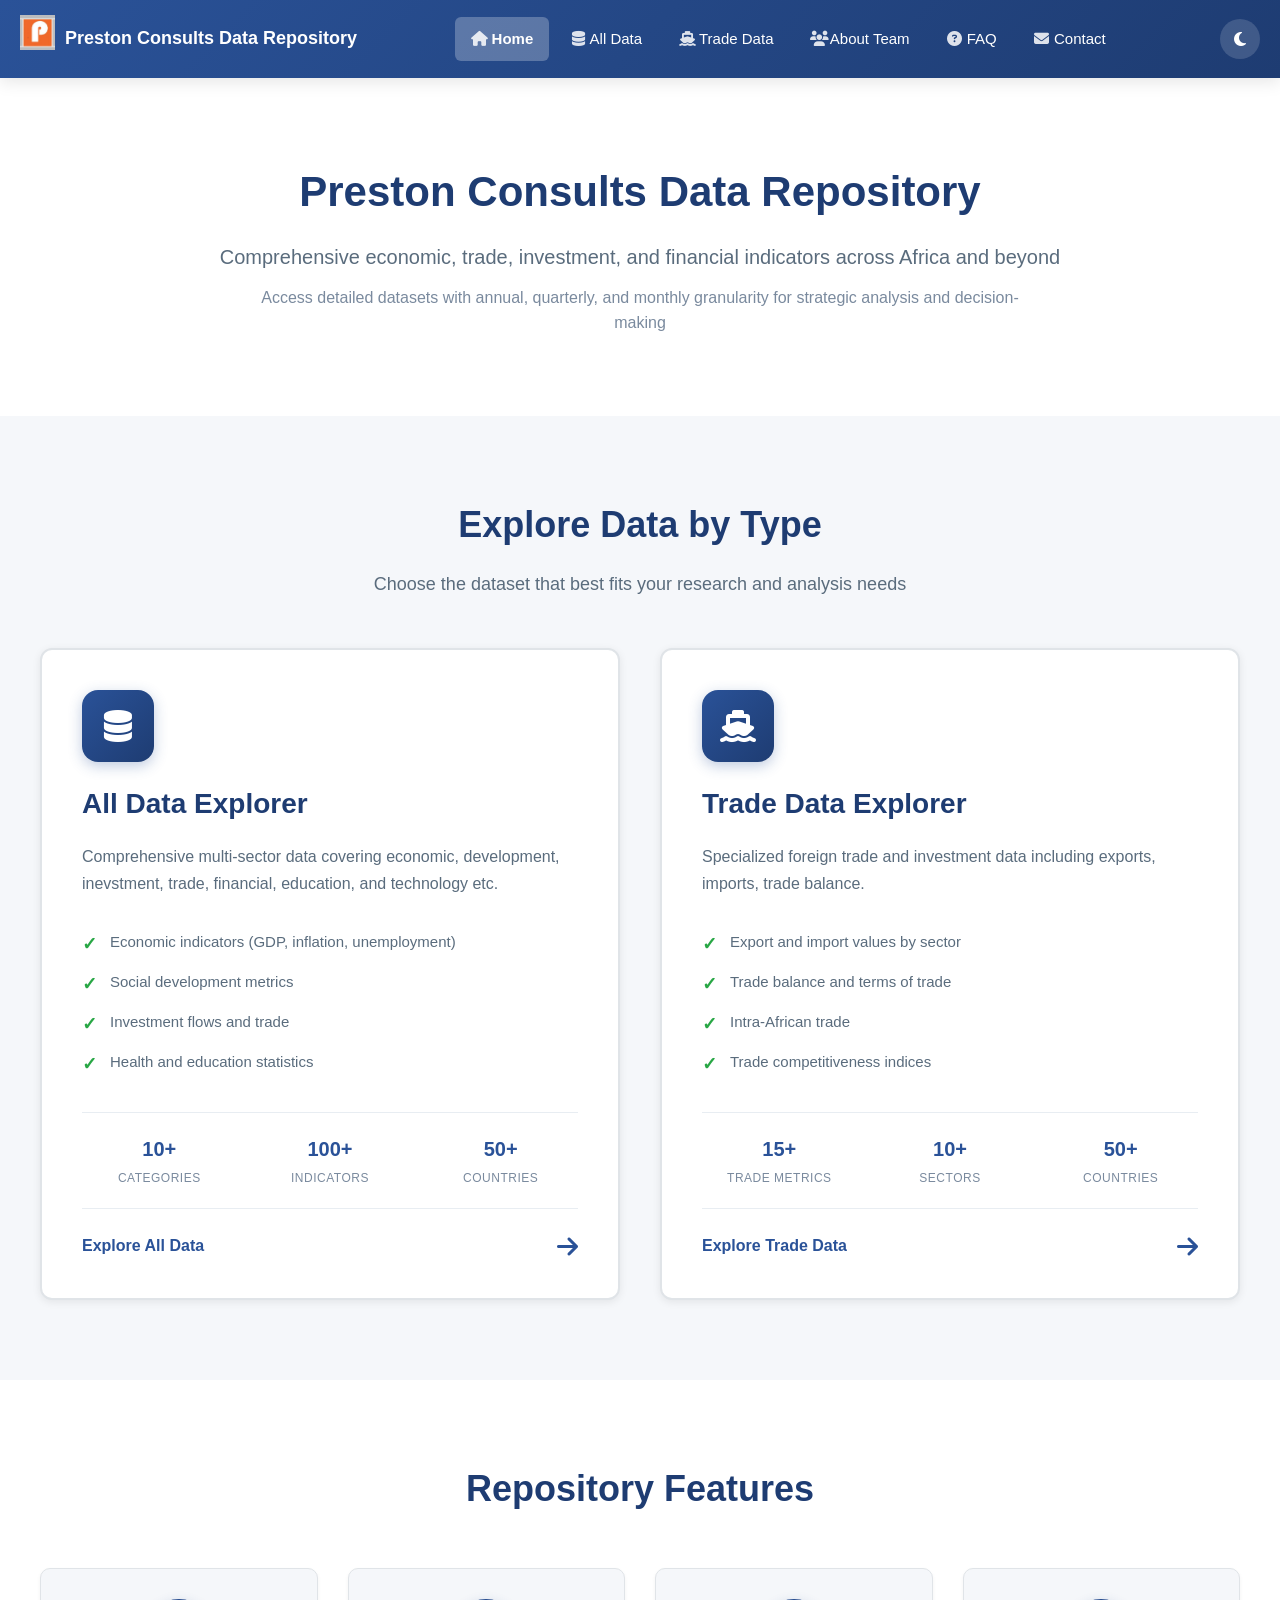
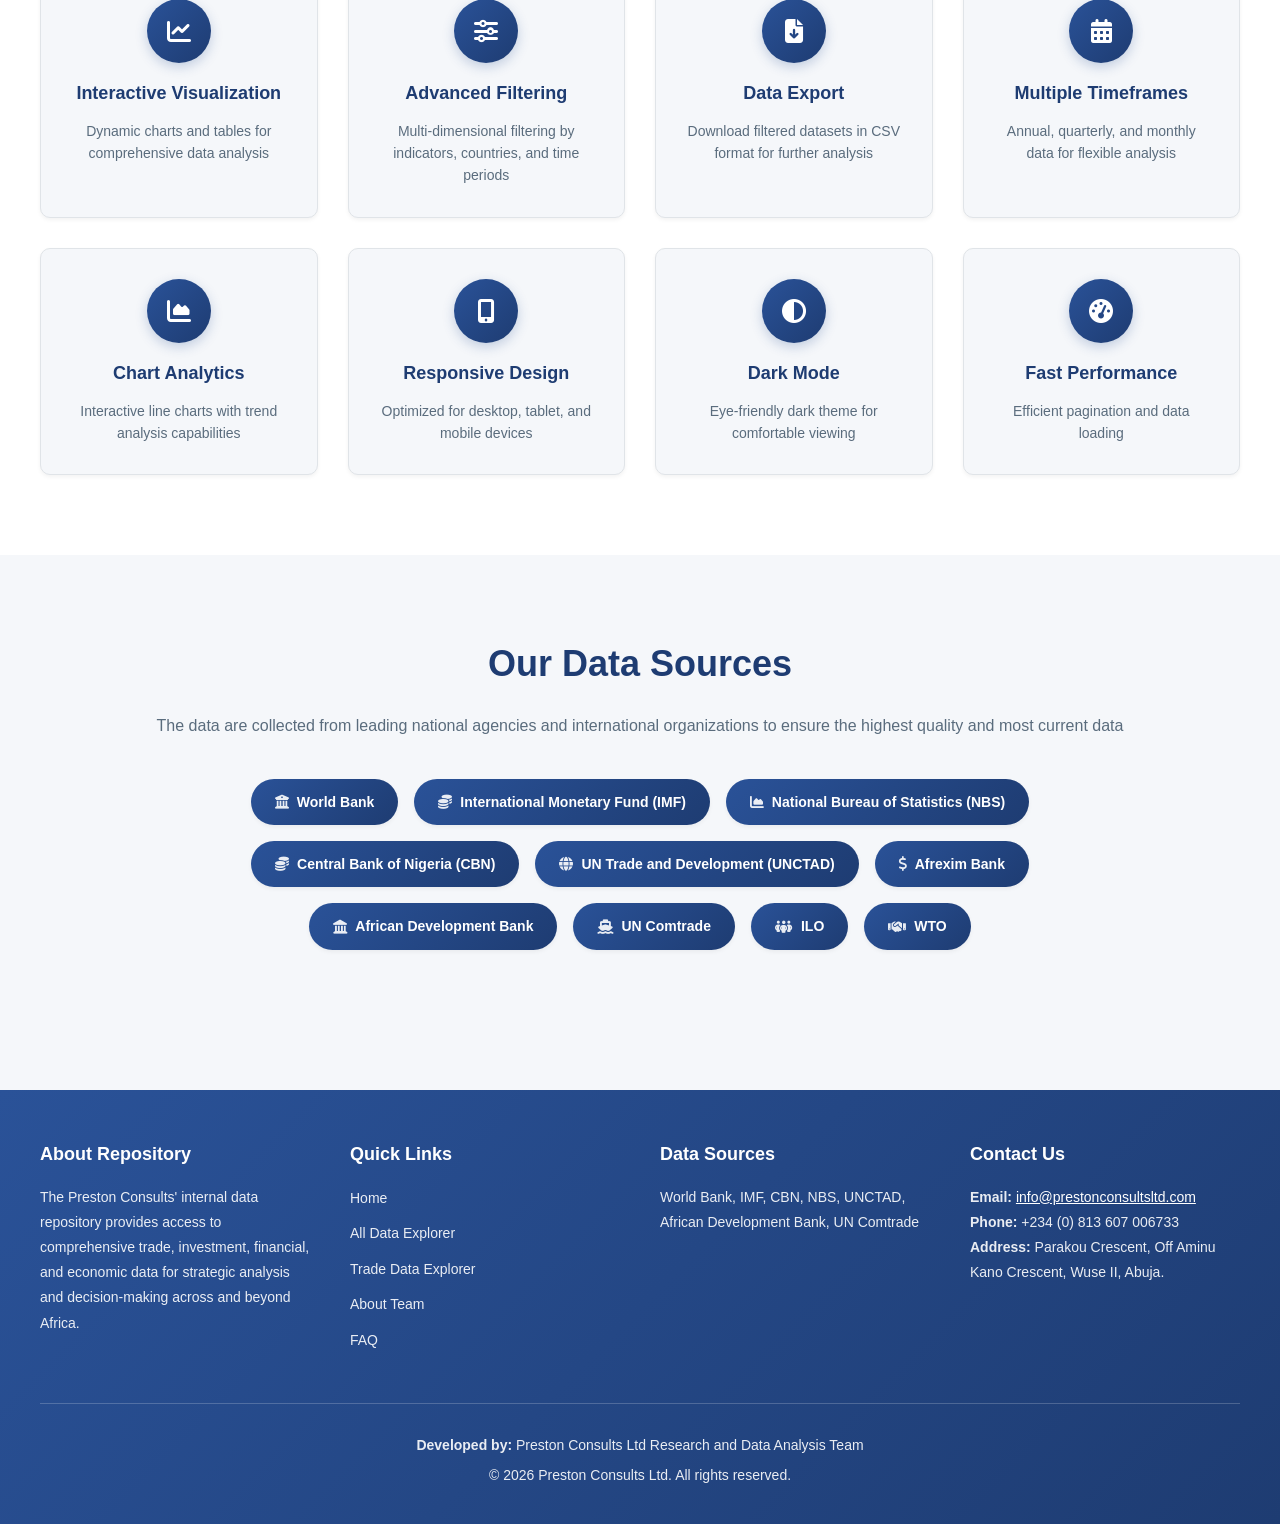
<file: index.html>
<!DOCTYPE html>
<html lang="en" data-theme="light">
<head>
  <meta charset="UTF-8">
  <meta name="viewport" content="width=device-width, initial-scale=1.0">
  <title>Preston Consults Data Repository - Preston Consults</title>
  <link rel="stylesheet" href="styles.css">
  <link rel="icon" type="image/x-icon" href="image/favicon.ico">
  <link rel="stylesheet" href="https://cdnjs.cloudflare.com/ajax/libs/font-awesome/6.5.0/css/all.min.css">
</head>
<body>
  
  <!-- Header -->
  <header class="main-header" id="mainHeader">
    <div class="header-container">
      <div class="header-left">
        <a href="index.html" class="logo-link">
          <div class="logo">
            <span class="logo-icon"><img src="image/favicon.jpeg" alt="logo" width="35" height="35"></span>
            <span class="logo-text-full">Preston Consults Data Repository</span>
            <span class="logo-text-short">Data Repository</span>
          </div>
        </a>
      </div>
      
      <nav class="header-nav" id="headerNav">
        <a href="index.html" class="nav-link active"><i class="fa-solid fa-house"></i> Home</a>
        <a href="all-data.html" class="nav-link"><i class="fa-solid fa-database"></i> All Data</a>
        <a href="trade-data.html" class="nav-link"><i class="fa-solid fa-ship"></i> Trade Data</a>
        <a href="about.html" class="nav-link"><i class="fa-solid fa-users"></i>   About Team</a>
        <a href="faq.html" class="nav-link"><i class="fa-solid fa-circle-question"></i> FAQ</a>
        <a href="#contact" class="nav-link"><i class="fa-solid fa-envelope"></i> Contact</a>
      </nav>
      
      <div class="header-right">
        <button class="theme-toggle" id="themeToggle" aria-label="Toggle dark mode">
          <i class="fa-solid fa-sun theme-icon sun"></i>
          <i class="fa-solid fa-moon theme-icon moon"></i>
        <!-- Old toggle with image          
<span class="theme-icon sun"><img src="image/sun-white.png" width="25" height="25"></span>
          <span class="theme-icon moon"><img src="image/moon-white.png" width="30" height="30"></span>
          -->          
        </button>
        <button class="hamburger-menu" id="hamburgerMenu" aria-label="Toggle menu">
          <span></span>
          <span></span>
          <span></span>
        </button>
      </div>
    </div>
  </header>

  <!-- Mobile Overlay -->
  <div class="nav-overlay" id="navOverlay"></div>

  <!-- Hero Section -->
  <section class="hero-section">
    <div class="container">
      <h1>Preston Consults Data Repository</h1>
      <p class="hero-subtitle">Comprehensive economic, trade, investment, and financial indicators across Africa and beyond</p>
      <p class="hero-description">Access detailed datasets with annual, quarterly, and monthly granularity for strategic analysis and decision-making</p>
    </div>
  </section>

  <!-- Explore Data by Type -->
  <section class="explore-section">
    <div class="container">
      <h2>Explore Data by Type</h2>
      <p class="section-subtitle">Choose the dataset that best fits your research and analysis needs</p>
      
      <div class="explore-grid">
        
        <!-- All Data Card -->
        <a href="all-data.html" class="explore-card">
          <div class="card-icon"><i class="fa-solid fa-database"></i></div>
          <h3>All Data Explorer</h3>
          <p class="card-description">Comprehensive multi-sector data covering economic, development, inevstment, trade, financial, education, and technology etc. </p>
          <ul class="card-features">
            <li>Economic indicators (GDP, inflation, unemployment)</li>
            <li>Social development metrics</li>
            <li>Investment flows and trade</li>
            <li>Health and education statistics</li>
            
          </ul>
          <div class="card-stats">
            <div class="stat">
              <span class="stat-number">10+</span>
              <span class="stat-label">Categories</span>
            </div>
            <div class="stat">
              <span class="stat-number">100+</span>
              <span class="stat-label">Indicators</span>
            </div>
            <div class="stat">
              <span class="stat-number">50+</span>
              <span class="stat-label">Countries</span>
            </div>
          </div>
          <div class="card-action">
            <span>Explore All Data</span>
            <i class="fa-solid fa-arrow-right arrow"></i>
          </div>
        </a>

        <!-- Trade Data Card -->
        <a href="trade-data.html" class="explore-card">
          <div class="card-icon"><i class="fa-solid fa-ship"></i></div>
          <h3>Trade Data Explorer</h3>
          <p class="card-description">Specialized foreign trade and investment data including exports, imports, trade balance.</p>
          <ul class="card-features">
            <li>Export and import values by sector</li>
            <li>Trade balance and terms of trade</li>
            <li>Intra-African trade</li>
            <li>Trade competitiveness indices</li>
          </ul>
          <div class="card-stats">
            <div class="stat">
              <span class="stat-number">15+</span>
              <span class="stat-label">Trade Metrics</span>
            </div>
            <div class="stat">
              <span class="stat-number">10+</span>
              <span class="stat-label">Sectors</span>
            </div>
            <div class="stat">
              <span class="stat-number">50+</span>
              <span class="stat-label">Countries</span>
            </div>
          </div>
          <div class="card-action">
            <span>Explore Trade Data</span>
            <i class="fa-solid fa-arrow-right arrow"></i>
          </div>
        </a>

      </div>
    </div>
  </section>

  <!-- Repository Features -->
  <section class="features-section">
    <div class="container">
      <h2>Repository Features</h2>
      <div class="features-grid">
        <div class="feature-item">
          <div class="feature-icon"><i class="fa-solid fa-chart-line"></i></div>
          <h4>Interactive Visualization</h4>
          <p>Dynamic charts and tables for comprehensive data analysis</p>
        </div>
        <div class="feature-item">
          <div class="feature-icon"><i class="fa-solid fa-sliders"></i></div>
          <h4>Advanced Filtering</h4>
          <p>Multi-dimensional filtering by indicators, countries, and time periods</p>
        </div>
        <div class="feature-item">
          <div class="feature-icon"><i class="fa-solid fa-file-arrow-down"></i></div>
          <h4>Data Export</h4>
          <p>Download filtered datasets in CSV format for further analysis</p>
        </div>
        <div class="feature-item">
          <div class="feature-icon"><i class="fa-solid fa-calendar-days"></i></div>
          <h4>Multiple Timeframes</h4>
          <p>Annual, quarterly, and monthly data for flexible analysis</p>
        </div>
        <div class="feature-item">
          <div class="feature-icon"><i class="fa-solid fa-chart-area"></i></div>
          <h4>Chart Analytics</h4>
          <p>Interactive line charts with trend analysis capabilities</p>
        </div>
        <div class="feature-item">
          <div class="feature-icon"><i class="fa-solid fa-mobile-screen-button"></i></div>
          <h4>Responsive Design</h4>
          <p>Optimized for desktop, tablet, and mobile devices</p>
        </div>
        <div class="feature-item">
          <div class="feature-icon"><i class="fa-solid fa-circle-half-stroke"></i></div>
          <h4>Dark Mode</h4>
          <p>Eye-friendly dark theme for comfortable viewing</p>
        </div>
        <div class="feature-item">
          <div class="feature-icon"><i class="fa-solid fa-gauge-high"></i></div>
          <h4>Fast Performance</h4>
          <p>Efficient pagination and data loading</p>
        </div>
      </div>
    </div>
  </section>

  <!-- Data Sources -->
  <section class="sources-section">
    <div class="container">
      <h2>Our Data Sources</h2>
      <p class="sources-intro">The data are collected from leading national agencies and international organizations to ensure the highest quality and most current data</p>
      <div class="sources-grid">
        <div class="source-badge"><i class="fa-solid fa-building-columns"></i>World Bank</div>
        <div class="source-badge"><i class="fa-solid fa-coins"></i>International Monetary Fund (IMF)</div>
        <div class="source-badge"><i class="fa-solid fa-chart-area"></i>National Bureau of Statistics (NBS)</div>
        <div class="source-badge"><i class="fa-solid fa-coins"></i>Central Bank of Nigeria (CBN)</div>
        <div class="source-badge"><i class="fa-solid fa-globe"></i>UN Trade and Development (UNCTAD)</div>
        <div class="source-badge"><i class="fa-solid fa-dollar"></i>Afrexim Bank</div>
        <div class="source-badge"><i class="fa-solid fa-landmark"></i>African Development Bank</div>
        <div class="source-badge"><i class="fa-solid fa-ship"></i>UN Comtrade</div>
      <div class="source-badge"><i class="fa-solid fa-people-group"></i> ILO</div>
        <div class="source-badge"><i class="fa-solid fa-handshake"></i> WTO</div>
       <!--
        <div class="source-badge"><i class="fa-solid fa-wifi"></i> ITU</div>
        <div class="source-badge"><i class="fa-solid fa-heart-pulse"></i> WHO</div>
        <div class="source-badge"><i class="fa-solid fa-graduation-cap"></i> UNESCO</div>
        -->
      </div>
    </div>
  </section>

  <!-- Footer -->
  <footer class="main-footer" id="contact">
    <div class="container">
      <div class="footer-grid">
        
        <div class="footer-section">
          <h4>About Repository</h4>
          <p>The Preston Consults' internal data repository provides access to comprehensive trade, investment, financial, and economic data for strategic analysis and decision-making across and beyond Africa.</p>
        </div>
        
        <div class="footer-section">
          <h4>Quick Links</h4>
          <ul class="footer-links">
            <li><a href="index.html">Home</a></li>
            <li><a href="all-data.html">All Data Explorer</a></li>
            <li><a href="trade-data.html">Trade Data Explorer</a></li>
            <li><a href="about.html">About Team</a></li>
            <li><a href="faq.html">FAQ</a></li>
          </ul>
        </div>
        
        <div class="footer-section">
          <h4>Data Sources</h4>
          <p>World Bank, IMF, CBN, NBS, UNCTAD, African Development Bank, UN Comtrade</p>
        </div>
        
        <div class="footer-section">
          <h4>Contact Us</h4>
          <p><strong>Email:</strong> <a href="mailto:info@prestonconsultsltd.com" style="color: white;">info@prestonconsultsltd.com</a></p>
          <p><strong>Phone:</strong> +234 (0) 813 607 006733</p>
          <p><strong>Address:</strong> Parakou Crescent, Off Aminu Kano Crescent, Wuse II, Abuja.</p>
        </div>
        
      </div>
      
      <div class="footer-bottom">
        <p><strong>Developed by:</strong> Preston Consults Ltd Research and Data Analysis Team</p>
        <p class="copyright">© 2026 Preston Consults Ltd. All rights reserved.</p>
      </div>
    </div>
  </footer>

  <script src="theme.js"></script>
  <script src="navigation.js"></script>
</body>
</html>
</file>
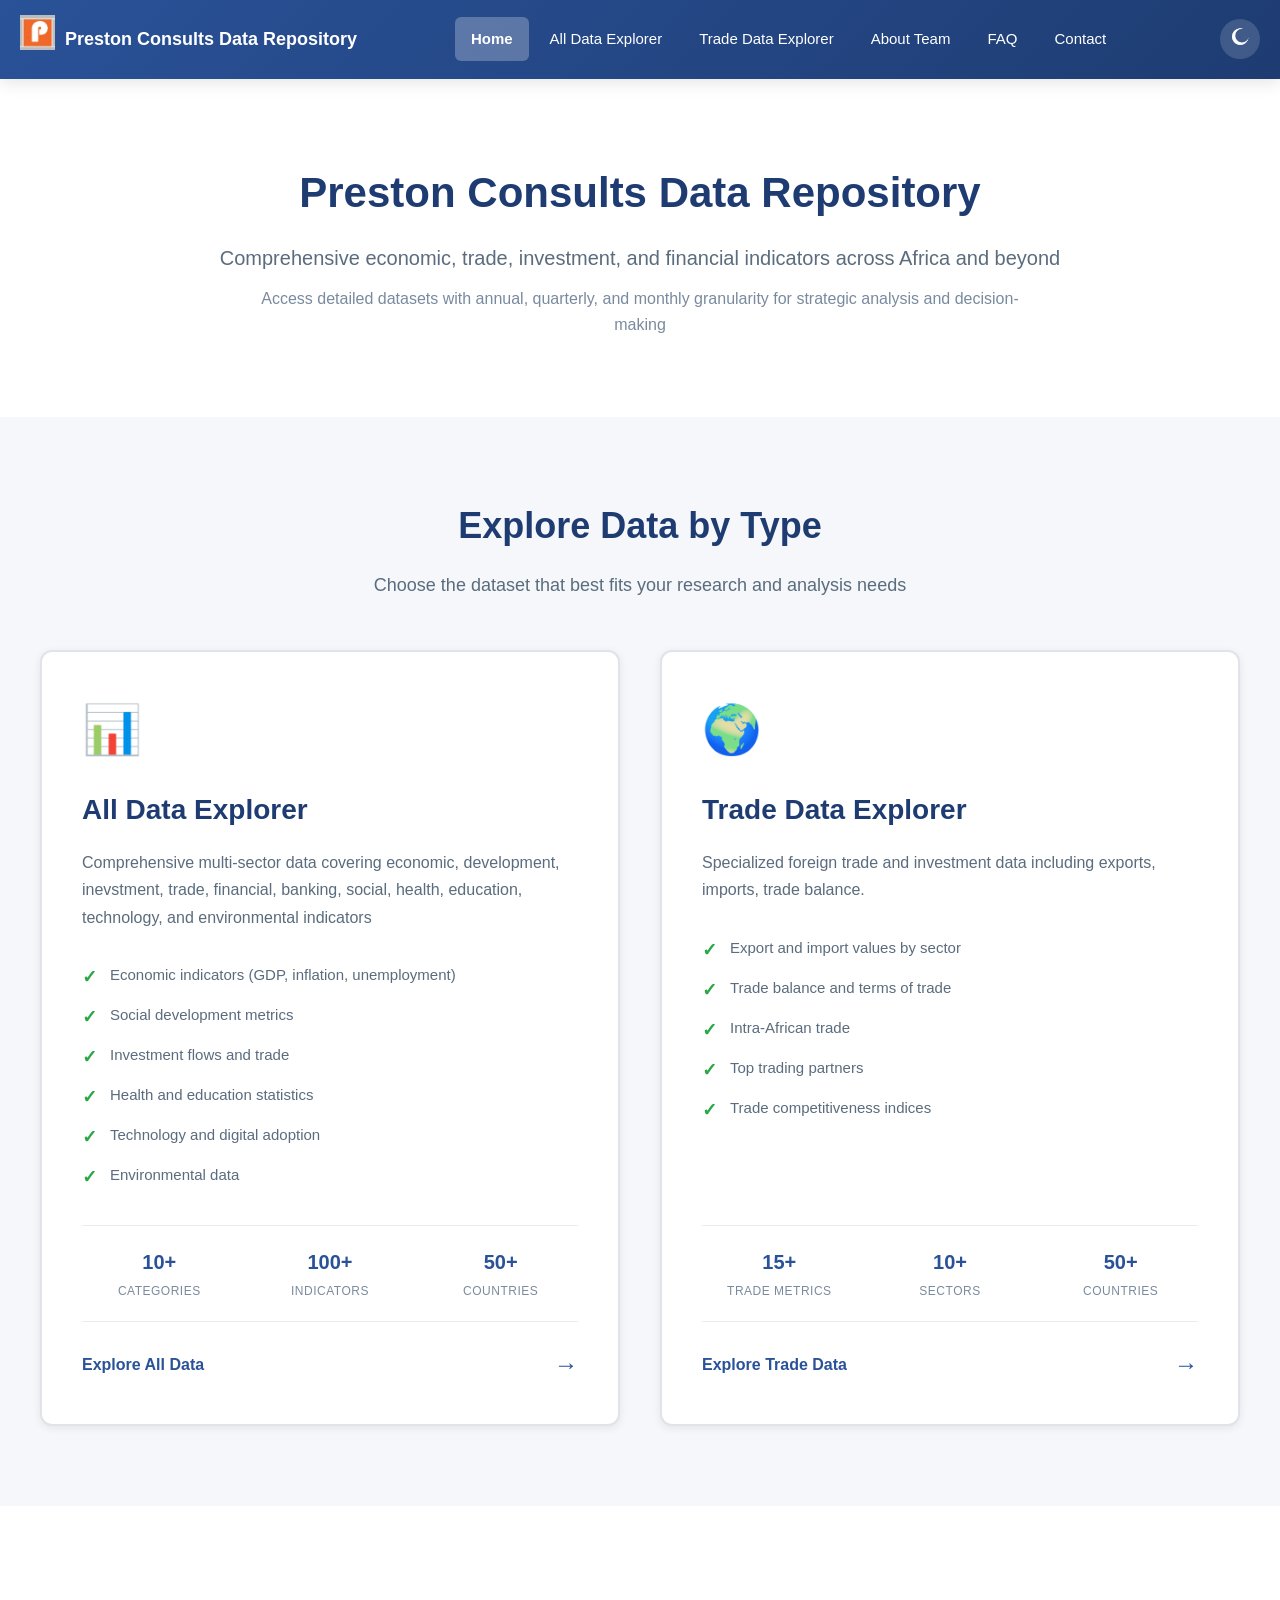
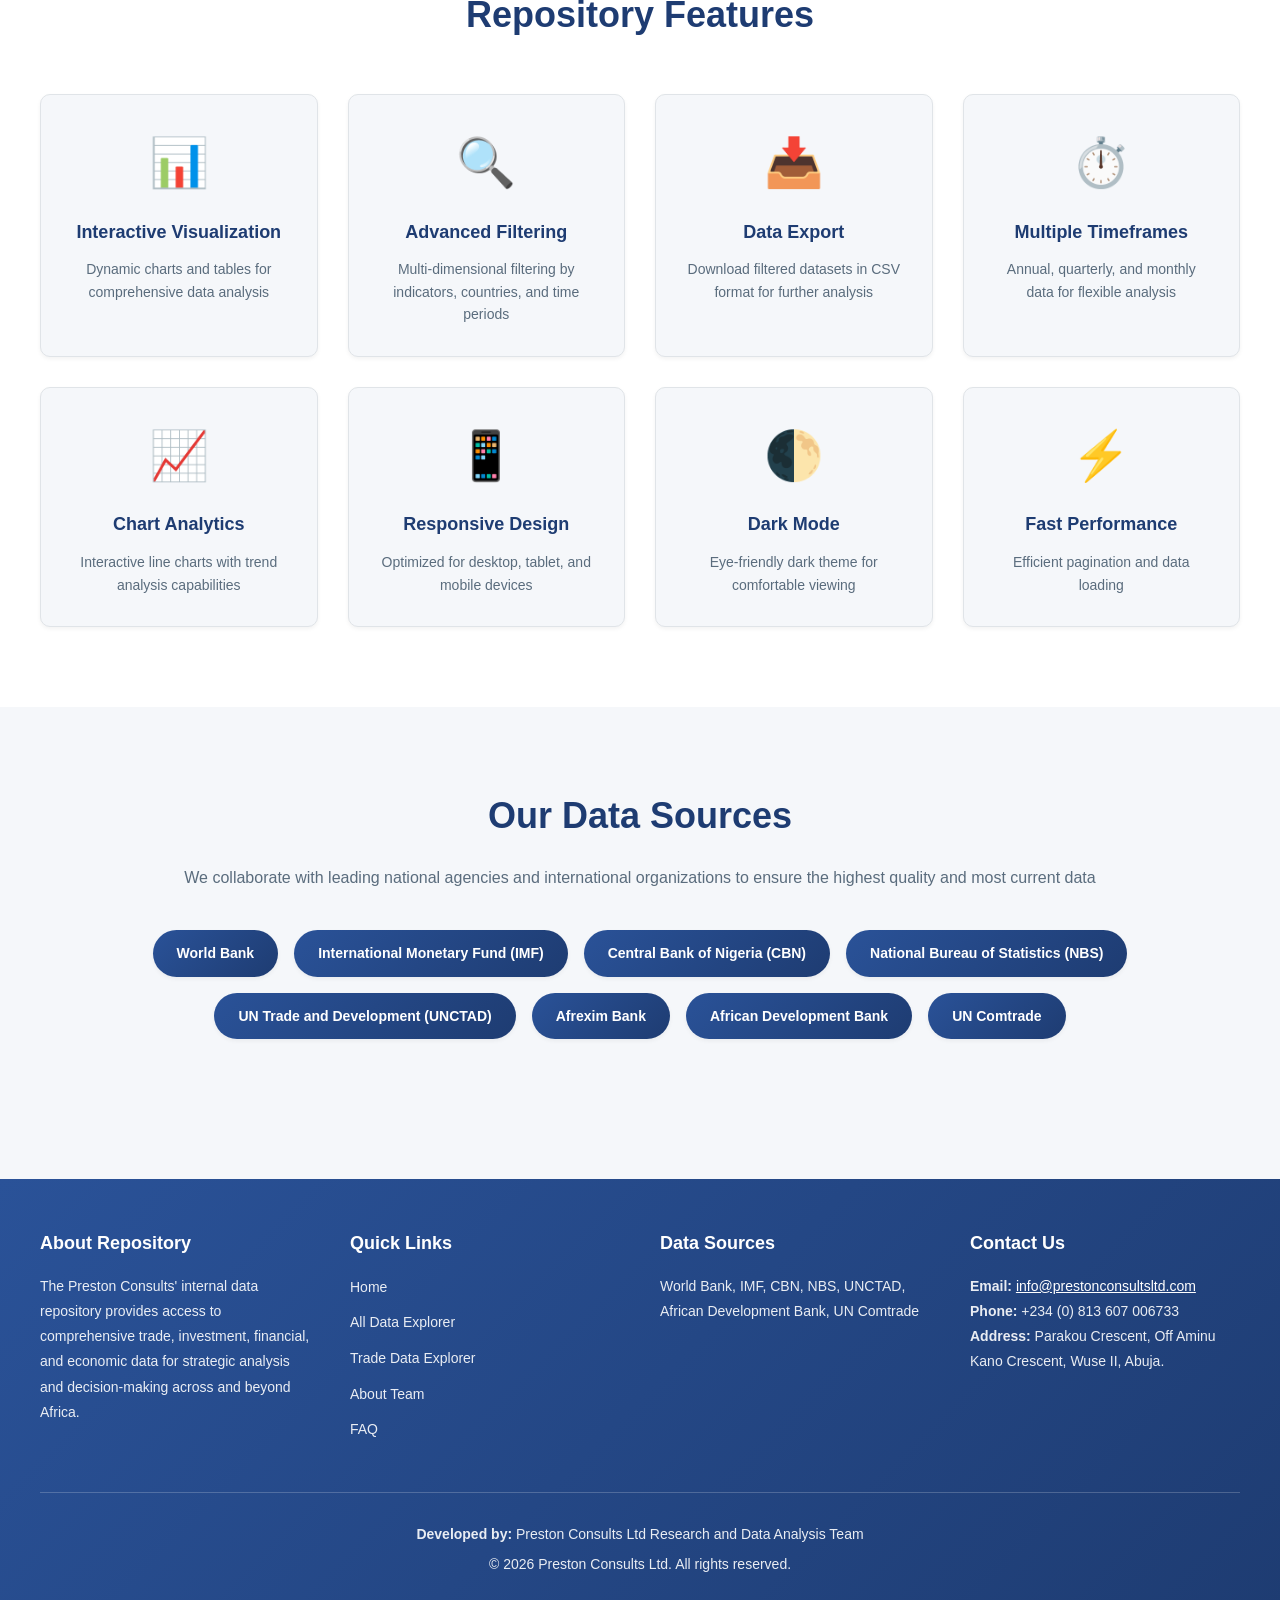
<file: demo2/index.html>
<!DOCTYPE html>
<html lang="en" data-theme="light">
<head>
  <meta charset="UTF-8">
  <meta name="viewport" content="width=device-width, initial-scale=1.0">
  <title>Preston Consults Data Repository - Preston Consults</title>
  <link rel="stylesheet" href="styles.css">
  <link rel="icon" type="image/x-icon" href="image/favicon.ico">
</head>
<body>
  
  <!-- Header -->
  <header class="main-header" id="mainHeader">
    <div class="header-container">
      <div class="header-left">
        <a href="index.html" class="logo-link">
          <div class="logo">
            <span class="logo-icon"><img src="image/favicon.jpeg" alt="logo" width="35" height="35"></span>
            <span class="logo-text-full">Preston Consults Data Repository</span>
            <span class="logo-text-short">Data Repository</span>
          </div>
        </a>
      </div>
      
      <nav class="header-nav" id="headerNav">
        <a href="index.html" class="nav-link active">Home</a>
        <a href="all-data.html" class="nav-link">All Data Explorer</a>
        <a href="trade-data.html" class="nav-link">Trade Data Explorer</a>
        <a href="about.html" class="nav-link">About Team</a>
        <a href="faq.html" class="nav-link">FAQ</a>
        <a href="#contact" class="nav-link">Contact</a>
      </nav>
      
      <div class="header-right">
        <button class="theme-toggle" id="themeToggle" aria-label="Toggle dark mode">
          <span class="theme-icon sun"><img src="image/sun-white.png" width="25" height="25"></span>
          <!-- <span class="theme-icon sun">☀</span> -->
          <span class="theme-icon moon"><img src="image/moon-white.png" width="30" height="30"></span>
        </button>
        <button class="hamburger-menu" id="hamburgerMenu" aria-label="Toggle menu">
          <span></span>
          <span></span>
          <span></span>
        </button>
      </div>
    </div>
  </header>

  <!-- Mobile Overlay -->
  <div class="nav-overlay" id="navOverlay"></div>

  <!-- Hero Section -->
  <section class="hero-section">
    <div class="container">
      <h1>Preston Consults Data Repository</h1>
      <p class="hero-subtitle">Comprehensive economic, trade, investment, and financial indicators across Africa and beyond</p>
      <p class="hero-description">Access detailed datasets with annual, quarterly, and monthly granularity for strategic analysis and decision-making</p>
    </div>
  </section>

  <!-- Explore Data by Type -->
  <section class="explore-section">
    <div class="container">
      <h2>Explore Data by Type</h2>
      <p class="section-subtitle">Choose the dataset that best fits your research and analysis needs</p>
      
      <div class="explore-grid">
        
        <!-- All Data Card -->
        <a href="all-data.html" class="explore-card">
          <div class="card-icon">📊</div>
          <h3>All Data Explorer</h3>
          <p class="card-description">Comprehensive multi-sector data covering economic, development, inevstment, trade, financial, banking, social, health, education, technology, and environmental indicators</p>
          <ul class="card-features">
            <li>Economic indicators (GDP, inflation, unemployment)</li>
            <li>Social development metrics</li>
            <li>Investment flows and trade</li>
            <li>Health and education statistics</li>
            <li>Technology and digital adoption</li>
            <li>Environmental data</li>
          </ul>
          <div class="card-stats">
            <div class="stat">
              <span class="stat-number">10+</span>
              <span class="stat-label">Categories</span>
            </div>
            <div class="stat">
              <span class="stat-number">100+</span>
              <span class="stat-label">Indicators</span>
            </div>
            <div class="stat">
              <span class="stat-number">50+</span>
              <span class="stat-label">Countries</span>
            </div>
          </div>
          <div class="card-action">
            <span>Explore All Data</span>
            <span class="arrow">→</span>
          </div>
        </a>

        <!-- Trade Data Card -->
        <a href="trade-data.html" class="explore-card">
          <div class="card-icon">🌍</div>
          <h3>Trade Data Explorer</h3>
          <p class="card-description">Specialized foreign trade and investment data including exports, imports, trade balance.</p>
          <ul class="card-features">
            <li>Export and import values by sector</li>
            <li>Trade balance and terms of trade</li>
            <li>Intra-African trade</li>
            <li>Top trading partners</li>
            <li>Trade competitiveness indices</li>
          </ul>
          <div class="card-stats">
            <div class="stat">
              <span class="stat-number">15+</span>
              <span class="stat-label">Trade Metrics</span>
            </div>
            <div class="stat">
              <span class="stat-number">10+</span>
              <span class="stat-label">Sectors</span>
            </div>
            <div class="stat">
              <span class="stat-number">50+</span>
              <span class="stat-label">Countries</span>
            </div>
          </div>
          <div class="card-action">
            <span>Explore Trade Data</span>
            <span class="arrow">→</span>
          </div>
        </a>

      </div>
    </div>
  </section>

  <!-- Repository Features -->
  <section class="features-section">
    <div class="container">
      <h2>Repository Features</h2>
      <div class="features-grid">
        <div class="feature-item">
          <div class="feature-icon">📊</div>
          <h4>Interactive Visualization</h4>
          <p>Dynamic charts and tables for comprehensive data analysis</p>
        </div>
        <div class="feature-item">
          <div class="feature-icon">🔍</div>
          <h4>Advanced Filtering</h4>
          <p>Multi-dimensional filtering by indicators, countries, and time periods</p>
        </div>
        <div class="feature-item">
          <div class="feature-icon">📥</div>
          <h4>Data Export</h4>
          <p>Download filtered datasets in CSV format for further analysis</p>
        </div>
        <div class="feature-item">
          <div class="feature-icon">⏱️</div>
          <h4>Multiple Timeframes</h4>
          <p>Annual, quarterly, and monthly data for flexible analysis</p>
        </div>
        <div class="feature-item">
          <div class="feature-icon">📈</div>
          <h4>Chart Analytics</h4>
          <p>Interactive line charts with trend analysis capabilities</p>
        </div>
        <div class="feature-item">
          <div class="feature-icon">📱</div>
          <h4>Responsive Design</h4>
          <p>Optimized for desktop, tablet, and mobile devices</p>
        </div>
        <div class="feature-item">
          <div class="feature-icon">🌓</div>
          <h4>Dark Mode</h4>
          <p>Eye-friendly dark theme for comfortable viewing</p>
        </div>
        <div class="feature-item">
          <div class="feature-icon">⚡</div>
          <h4>Fast Performance</h4>
          <p>Efficient pagination and data loading</p>
        </div>
      </div>
    </div>
  </section>

  <!-- Data Sources -->
  <section class="sources-section">
    <div class="container">
      <h2>Our Data Sources</h2>
      <p class="sources-intro">We collaborate with leading national agencies and international organizations to ensure the highest quality and most current data</p>
      <div class="sources-grid">
        <div class="source-badge">World Bank</div>
        <div class="source-badge">International Monetary Fund (IMF)</div>
        <div class="source-badge">Central Bank of Nigeria (CBN)</div>
        <div class="source-badge">National Bureau of Statistics (NBS)</div>
        <div class="source-badge">UN Trade and Development (UNCTAD)</div>
        <div class="source-badge">Afrexim Bank</div>
        <div class="source-badge">African Development Bank</div>
        <div class="source-badge">UN Comtrade</div>
      </div>
    </div>
  </section>

  <!-- Footer -->
  <footer class="main-footer" id="contact">
    <div class="container">
      <div class="footer-grid">
        
        <div class="footer-section">
          <h4>About Repository</h4>
          <p>The Preston Consults' internal data repository provides access to comprehensive trade, investment, financial, and economic data for strategic analysis and decision-making across and beyond Africa.</p>
        </div>
        
        <div class="footer-section">
          <h4>Quick Links</h4>
          <ul class="footer-links">
            <li><a href="index.html">Home</a></li>
            <li><a href="all-data.html">All Data Explorer</a></li>
            <li><a href="trade-data.html">Trade Data Explorer</a></li>
            <li><a href="about.html">About Team</a></li>
            <li><a href="faq.html">FAQ</a></li>
          </ul>
        </div>
        
        <div class="footer-section">
          <h4>Data Sources</h4>
          <p>World Bank, IMF, CBN, NBS, UNCTAD, African Development Bank, UN Comtrade</p>
        </div>
        
        <div class="footer-section">
          <h4>Contact Us</h4>
          <p><strong>Email:</strong> <a href="mailto:info@prestonconsultsltd.com" style="color: white;">info@prestonconsultsltd.com</a></p>
          <p><strong>Phone:</strong> +234 (0) 813 607 006733</p>
          <p><strong>Address:</strong> Parakou Crescent, Off Aminu Kano Crescent, Wuse II, Abuja.</p>
        </div>
        
      </div>
      
      <div class="footer-bottom">
        <p><strong>Developed by:</strong> Preston Consults Ltd Research and Data Analysis Team</p>
        <p class="copyright">© 2026 Preston Consults Ltd. All rights reserved.</p>
      </div>
    </div>
  </footer>

  <script src="theme.js"></script>
  <script src="navigation.js"></script>
</body>
</html>
</file>
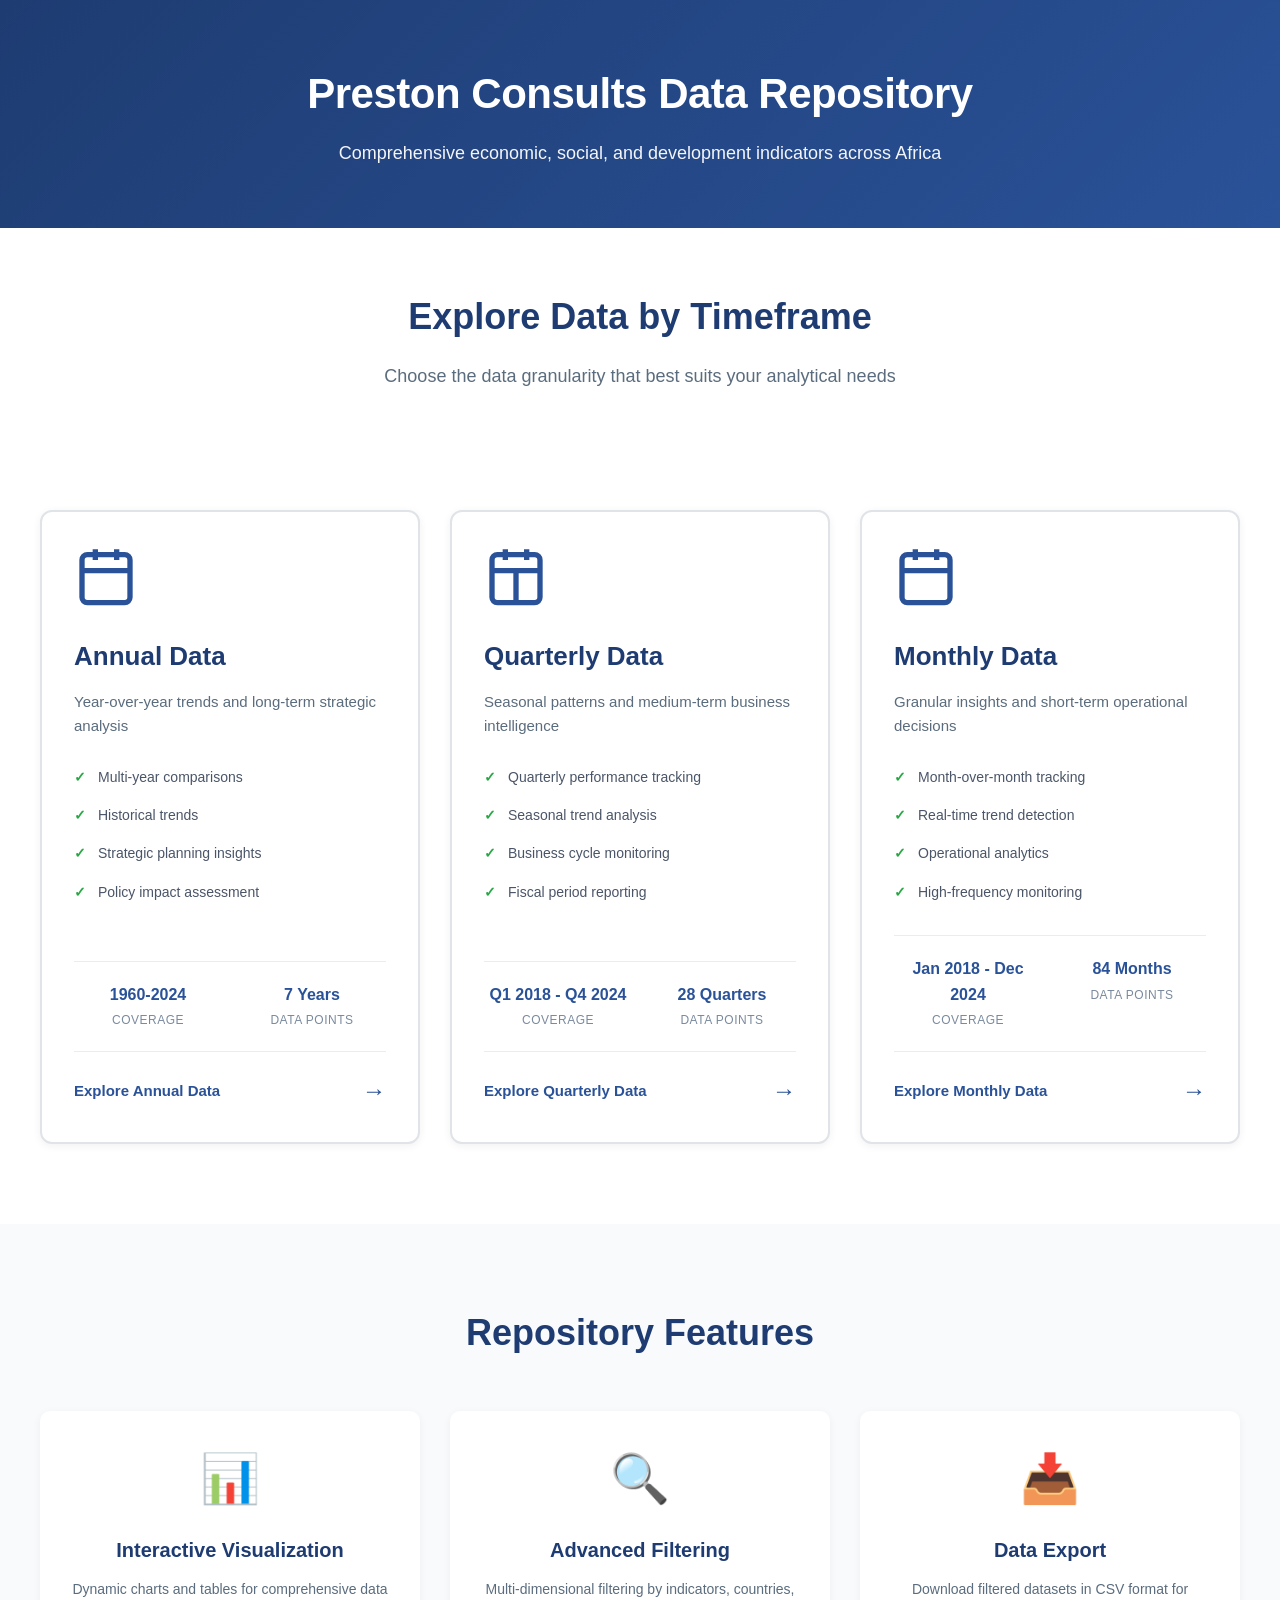
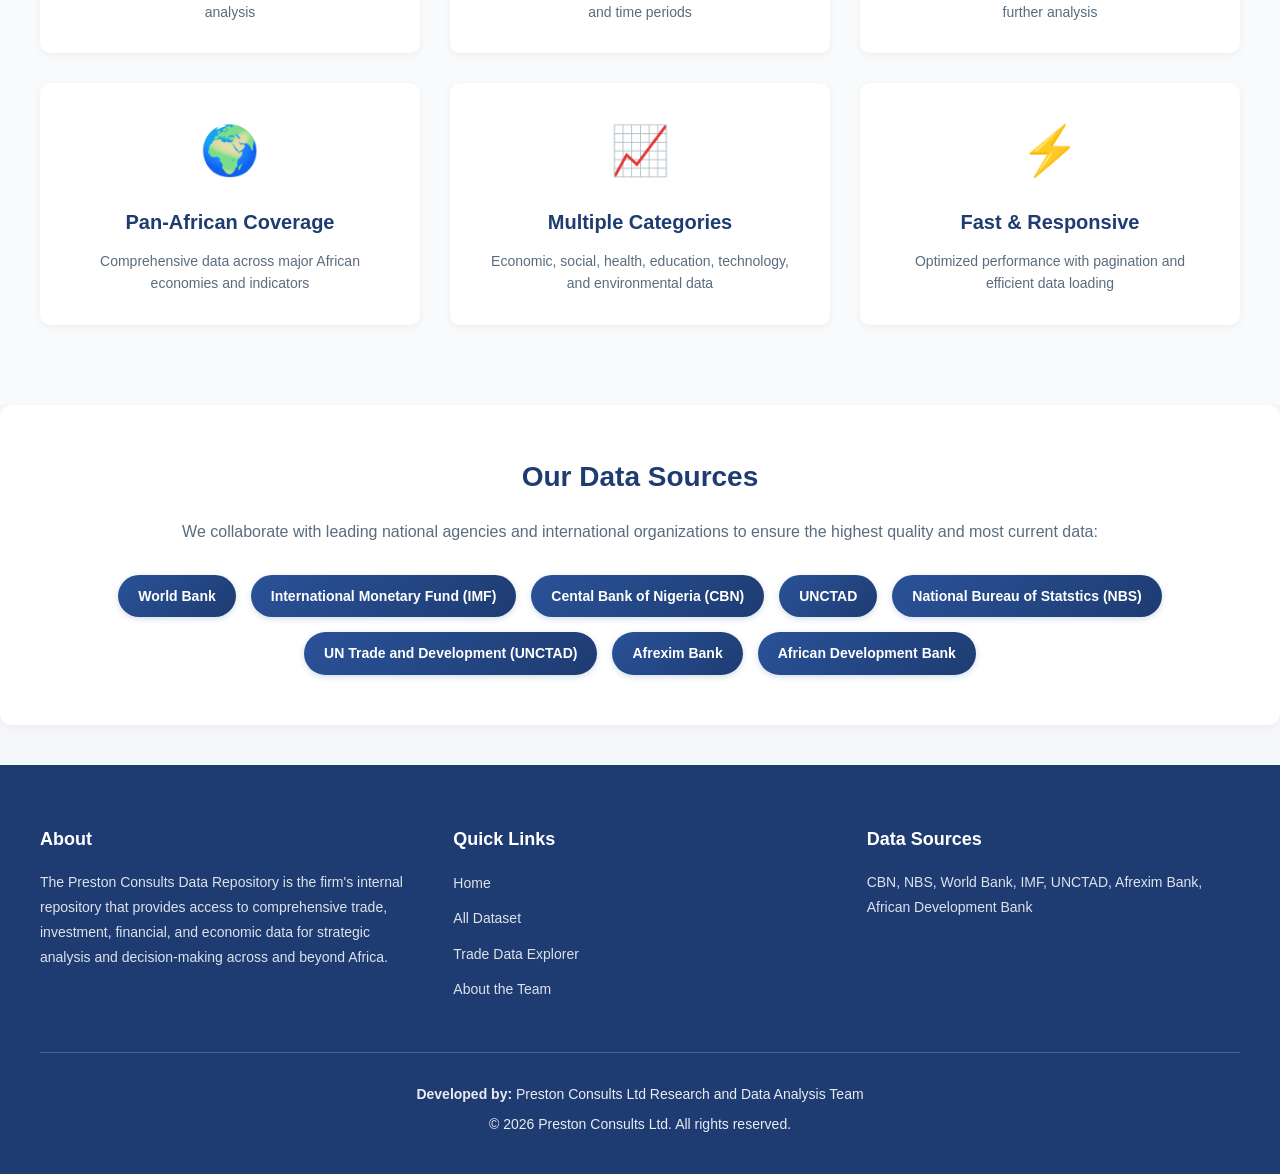
<file: Old version/index.html>
<!DOCTYPE html>
<html lang="en">
<head>
  <meta charset="UTF-8">
  <meta name="viewport" content="width=device-width, initial-scale=1.0">
  <title>Preston Consults Data Repository</title>
  <link rel="icon" type="image/x-icon" href="/image/favicon.ico">
  <link rel="stylesheet" href="styles.css">
</head>
<body>
  
  <!-- Header -->
  <header class="main-header">
    <div class="header-content">
      <h1>Preston Consults Data Repository</h1>
      <p class="subtitle">Comprehensive economic, social, and development indicators across Africa</p>
    </div>
  </header>

  <!-- Hero Section -->
  <section class="hero-section">
    <div class="container">
      <h2>Explore Data by Timeframe</h2>
      <p class="hero-description">Choose the data granularity that best suits your analytical needs</p>
    </div>
  </section>

  <!-- Navigation Cards -->
  <section class="cards-section">
    <div class="container">
      <div class="cards-grid">
        
        <!-- Annual Data Card -->
        <a href="annual/index.html" class="data-card">
          <div class="card-icon">
            <svg width="64" height="64" viewBox="0 0 24 24" fill="none" stroke="currentColor" stroke-width="2">
              <rect x="3" y="4" width="18" height="18" rx="2" ry="2"></rect>
              <line x1="16" y1="2" x2="16" y2="6"></line>
              <line x1="8" y1="2" x2="8" y2="6"></line>
              <line x1="3" y1="10" x2="21" y2="10"></line>
            </svg>
          </div>
          <h3>Annual Data</h3>
          <p class="card-description">Year-over-year trends and long-term strategic analysis</p>
          <ul class="card-features">
            <li>Multi-year comparisons</li>
            <li>Historical trends</li>
            <li>Strategic planning insights</li>
            <li>Policy impact assessment</li>
          </ul>
          <div class="card-stats">
            <div class="stat">
              <span class="stat-number">1960-2024</span>
              <span class="stat-label">Coverage</span>
            </div>
            <div class="stat">
              <span class="stat-number">7 Years</span>
              <span class="stat-label">Data Points</span>
            </div>
          </div>
          <div class="card-action">
            <span>Explore Annual Data</span>
            <span class="arrow">→</span>
          </div>
        </a>

        <!-- Quarterly Data Card -->
        <a href="quarterly/index.html" class="data-card">
          <div class="card-icon">
            <svg width="64" height="64" viewBox="0 0 24 24" fill="none" stroke="currentColor" stroke-width="2">
              <rect x="3" y="4" width="18" height="18" rx="2" ry="2"></rect>
              <line x1="16" y1="2" x2="16" y2="6"></line>
              <line x1="8" y1="2" x2="8" y2="6"></line>
              <line x1="3" y1="10" x2="21" y2="10"></line>
              <line x1="12" y1="10" x2="12" y2="22"></line>
            </svg>
          </div>
          <h3>Quarterly Data</h3>
          <p class="card-description">Seasonal patterns and medium-term business intelligence</p>
          <ul class="card-features">
            <li>Quarterly performance tracking</li>
            <li>Seasonal trend analysis</li>
            <li>Business cycle monitoring</li>
            <li>Fiscal period reporting</li>
          </ul>
          <div class="card-stats">
            <div class="stat">
              <span class="stat-number">Q1 2018 - Q4 2024</span>
              <span class="stat-label">Coverage</span>
            </div>
            <div class="stat">
              <span class="stat-number">28 Quarters</span>
              <span class="stat-label">Data Points</span>
            </div>
          </div>
          <div class="card-action">
            <span>Explore Quarterly Data</span>
            <span class="arrow">→</span>
          </div>
        </a>

        <!-- Monthly Data Card -->
        <a href="monthly/index.html" class="data-card">
          <div class="card-icon">
            <svg width="64" height="64" viewBox="0 0 24 24" fill="none" stroke="currentColor" stroke-width="2">
              <rect x="3" y="4" width="18" height="18" rx="2" ry="2"></rect>
              <line x1="16" y1="2" x2="16" y2="6"></line>
              <line x1="8" y1="2" x2="8" y2="6"></line>
              <line x1="3" y1="10" x2="21" y2="10"></line>
              <path d="M8 14h.01M12 14h.01M16 14h.01M8 18h.01M12 18h.01M16 18h.01"></path>
            </svg>
          </div>
          <h3>Monthly Data</h3>
          <p class="card-description">Granular insights and short-term operational decisions</p>
          <ul class="card-features">
            <li>Month-over-month tracking</li>
            <li>Real-time trend detection</li>
            <li>Operational analytics</li>
            <li>High-frequency monitoring</li>
          </ul>
          <div class="card-stats">
            <div class="stat">
              <span class="stat-number">Jan 2018 - Dec 2024</span>
              <span class="stat-label">Coverage</span>
            </div>
            <div class="stat">
              <span class="stat-number">84 Months</span>
              <span class="stat-label">Data Points</span>
            </div>
          </div>
          <div class="card-action">
            <span>Explore Monthly Data</span>
            <span class="arrow">→</span>
          </div>
        </a>

      </div>
    </div>
  </section>

  <!-- Features Section -->
  <section class="features-section">
    <div class="container">
      <h2>Repository Features</h2>
      <div class="features-grid">
        <div class="feature-item">
          <div class="feature-icon">📊</div>
          <h4>Interactive Visualization</h4>
          <p>Dynamic charts and tables for comprehensive data analysis</p>
        </div>
        <div class="feature-item">
          <div class="feature-icon">🔍</div>
          <h4>Advanced Filtering</h4>
          <p>Multi-dimensional filtering by indicators, countries, and time periods</p>
        </div>
        <div class="feature-item">
          <div class="feature-icon">📥</div>
          <h4>Data Export</h4>
          <p>Download filtered datasets in CSV format for further analysis</p>
        </div>
        <div class="feature-item">
          <div class="feature-icon">🌍</div>
          <h4>Pan-African Coverage</h4>
          <p>Comprehensive data across major African economies and indicators</p>
        </div>
        <div class="feature-item">
          <div class="feature-icon">📈</div>
          <h4>Multiple Categories</h4>
          <p>Economic, social, health, education, technology, and environmental data</p>
        </div>
        <div class="feature-item">
          <div class="feature-icon">⚡</div>
          <h4>Fast & Responsive</h4>
          <p>Optimized performance with pagination and efficient data loading</p>
        </div>
      </div>
    </div>
  </section>

  <!-- Data Categories Preview -->
<!--  
  <section class="categories-section">
    <div class="container">
      <h2>Available Data Categories</h2>
      <div class="categories-grid">
        <div class="category-badge">Economic Indicators</div>
        <div class="category-badge">Labor Market</div>
        <div class="category-badge">Investment Flows</div>
        <div class="category-badge">Technology & Digital</div>
        <div class="category-badge">Health Metrics</div>
        <div class="category-badge">Education Statistics</div>
        <div class="category-badge">Environmental Data</div>
        <div class="category-badge">Demographics</div>
      </div>
    </div>
  </section>
-->

<!-- Data Sources -->
    <section class="sources-section">
      <h2>Our Data Sources</h2>
      <p class="sources-intro">We collaborate with leading national agencies and international organizations to ensure the highest quality and most current data:</p>
      <div class="sources-grid">
        <div class="source-badge">World Bank</div>
        <div class="source-badge">International Monetary Fund (IMF)</div>
        <div class="source-badge">Cental Bank of Nigeria (CBN)</div>
        <div class="source-badge">UNCTAD</div>
        <div class="source-badge">National Bureau of Statstics (NBS)</div>
        <div class="source-badge">UN Trade and Development (UNCTAD)</div>
        <div class="source-badge">Afrexim Bank</div>
        <div class="source-badge">African Development Bank</div>
      </div>
    </section>
    
  <!-- Footer -->
  <footer class="main-footer">
    <div class="container">
      <div class="footer-content">
        <div class="footer-section">
          <h4>About</h4>
          <p>The Preston Consults Data Repository is the firm's internal repository that provides access to comprehensive trade, investment, financial, and economic data for strategic analysis and decision-making across and beyond Africa.</p>
        </div>
        <div class="footer-section">
          <h4>Quick Links</h4>
          <ul class="footer-links">
            <li><a href="index.html">Home</a></li>
            <li><a href="all-data.html">All Dataset</a></li>
            <li><a href="trade-data.html">Trade Data Explorer</a></li>
            <li><a href="about.html">About the Team</a></li>
          </ul>
        </div>
        <div class="footer-section">
          <h4>Data Sources</h4>
          <p>CBN, NBS, World Bank, IMF, UNCTAD, Afrexim Bank, African Development Bank</p>
        </div>
      </div>
      <div class="footer-bottom">
        <p><strong>Developed by:</strong> Preston Consults Ltd Research and Data Analysis Team</p>
        <p class="copyright">© 2026 Preston Consults Ltd. All rights reserved.</p>
      </div>
    </div>
  </footer>

</body>
</html>
</file>
<file: styles.css>
/* ==================== CSS VARIABLES (Light & Dark Mode) ==================== */
:root,
[data-theme="light"] {
  --bg-primary: #f5f7fa;
  --bg-secondary: #ffffff;
  --bg-tertiary: #f8fafc;
  --text-primary: #333333;
  --text-secondary: #5a6c7d;
  --text-tertiary: #7a8a9e;
  --border-color: #e0e4e8;
  --border-light: #e8edf2;
  --accent-primary: #2a5298;
  --accent-secondary: #1e3c72;
  --accent-gradient: linear-gradient(135deg, #2a5298 0%, #1e3c72 100%);
  --success-color: #28a745;
  --shadow-sm: 0 2px 4px rgba(0,0,0,0.05);
  --shadow-md: 0 2px 8px rgba(0,0,0,0.08);
  --shadow-lg: 0 4px 16px rgba(0,0,0,0.1);
  --overlay-bg: rgba(0, 0, 0, 0.5);
}

[data-theme="dark"] {
  --bg-primary: #1a1d23;
  --bg-secondary: #242830;
  --bg-tertiary: #2d3139;
  --text-primary: #e4e6eb;
  --text-secondary: #b0b3b8;
  --text-tertiary: #8a8d93;
  --border-color: #3a3d45;
  --border-light: #2d3139;
  --accent-primary: #4a7bc8;
  --accent-secondary: #3a6bb8;
  --accent-gradient: linear-gradient(135deg, #4a7bc8 0%, #3a6bb8 100%);
  --success-color: #3db55d;
  --shadow-sm: 0 2px 4px rgba(0,0,0,0.3);
  --shadow-md: 0 2px 8px rgba(0,0,0,0.4);
  --shadow-lg: 0 4px 16px rgba(0,0,0,0.5);
  --overlay-bg: rgba(0, 0, 0, 0.7);
}

/* ==================== RESET & BASE STYLES ==================== */
* {
  box-sizing: border-box;
  margin: 0;
  padding: 0;
}

body {
  font-family: 'Segoe UI', Tahoma, Geneva, Verdana, sans-serif;
  background: var(--bg-primary);
  color: var(--text-primary);
  line-height: 1.6;
  transition: background-color 0.3s ease, color 0.3s ease;
}

.container {
  max-width: 1400px;
  margin: 0 auto;
  padding: 0 20px;
}

/* ==================== HEADER ==================== */
.main-header {
  background: var(--accent-gradient);
  color: white;
  padding: 0;
  box-shadow: var(--shadow-lg);
  position: sticky;
  top: 0;
  z-index: 100;
  transition: padding 0.3s ease;
}

.main-header.scrolled {
  padding: 0;
}

.header-container {
  display: flex;
  justify-content: space-between;
  align-items: center;
  padding: 15px 20px;
  max-width: 1600px;
  margin: 0 auto;
}

.header-left {
  display: flex;
  align-items: center;
  min-width: 250px;
}

.logo-link {
  text-decoration: none;
  color: white;
}

.logo {
  display: flex;
  align-items: center;
  gap: 10px;
}

.logo-icon {
  font-size: 28px;
}

.logo-text-full {
  font-size: 18px;
  font-weight: 600;
  white-space: nowrap;
  transition: opacity 0.3s ease;
}

.logo-text-short {
  display: none;
  font-size: 18px;
  font-weight: 600;
}

/* Navigation */
.header-nav {
  display: flex;
  gap: 5px;
  align-items: center;
}

.nav-link {
  color: white;
  text-decoration: none;
  padding: 10px 16px;
  border-radius: 6px;
  font-size: 15px;
  font-weight: 500;
  transition: all 0.3s ease;
  white-space: nowrap;
}

.nav-link:hover {
  background: rgba(255, 255, 255, 0.15);
}

.nav-link.active {
  background: rgba(255, 255, 255, 0.25);
  font-weight: 600;
}

/* Header Right */
.header-right {
  display: flex;
  align-items: center;
  gap: 15px;
}

/* ==================== ICON STYLES (Font Awesome) ==================== */
.logo-icon {
  font-size: 26px;
  color: white;
}

.theme-toggle {
  background: rgba(255, 255, 255, 0.15);
  border: none;
  border-radius: 50%;
  width: 40px;
  height: 40px;
  cursor: pointer;
  display: flex;
  align-items: center;
  justify-content: center;
  font-size: 16px;
  transition: all 0.3s ease;
  color: white;
}

.theme-toggle:hover {
  background: rgba(255, 255, 255, 0.25);
  transform: scale(1.1);
}

.theme-icon {
  transition: all 0.3s ease;
}

.nav-link i {
  width: 16px;
  text-align: center;
  opacity: 0.85;
}

.card-icon {
  width: 72px;
  height: 72px;
  border-radius: 16px;
  background: var(--accent-gradient);
  display: flex;
  align-items: center;
  justify-content: center;
  margin-bottom: 24px;
  box-shadow: 0 4px 14px rgba(42, 82, 152, 0.3);
}

.card-icon i {
  font-size: 32px;
  color: white;
}

.card-action .arrow {
  font-size: 18px;
  transition: transform 0.3s ease;
}

.explore-card:hover .card-action .arrow {
  transform: translateX(8px);
}

.feature-icon {
  width: 64px;
  height: 64px;
  border-radius: 50%;
  background: var(--accent-gradient);
  display: flex;
  align-items: center;
  justify-content: center;
  margin: 0 auto 20px;
  box-shadow: 0 4px 12px rgba(42, 82, 152, 0.25);
}

.feature-icon i {
  font-size: 24px;
  color: white;
}

.source-badge {
  display: flex;
  align-items: center;
  gap: 8px;
}

.source-badge i {
  font-size: 14px;
  opacity: 0.9;
}

.footer-links a i {
  width: 16px;
  text-align: center;
  opacity: 0.8;
}

.main-footer .footer-section p i {
  width: 18px;
  margin-right: 4px;
  opacity: 0.85;
}

.approach-icon {
  width: 72px;
  height: 72px;
  border-radius: 50%;
  background: var(--accent-gradient);
  display: flex;
  align-items: center;
  justify-content: center;
  margin: 0 auto 20px;
  box-shadow: 0 4px 14px rgba(42, 82, 152, 0.25);
}

.approach-icon i {
  font-size: 28px;
  color: white;
}

/* Dark mode icon adjustments */
[data-theme="dark"] .card-icon,
[data-theme="dark"] .feature-icon,
[data-theme="dark"] .approach-icon {
  box-shadow: 0 4px 14px rgba(74, 123, 200, 0.4);
}

/* Hamburger Menu */
.hamburger-menu {
  display: none;
  flex-direction: column;
  gap: 4px;
  background: none;
  border: none;
  cursor: pointer;
  padding: 8px;
}

.hamburger-menu span {
  display: block;
  width: 25px;
  height: 3px;
  background: white;
  border-radius: 2px;
  transition: all 0.3s ease;
}

.hamburger-menu.active span:nth-child(1) {
  transform: rotate(45deg) translate(6px, 6px);
}

.hamburger-menu.active span:nth-child(2) {
  opacity: 0;
}

.hamburger-menu.active span:nth-child(3) {
  transform: rotate(-45deg) translate(6px, -6px);
}

/* Navigation Overlay */
.nav-overlay {
  display: none;
  position: fixed;
  top: 0;
  left: 0;
  right: 0;
  bottom: 0;
  background: var(--overlay-bg);
  z-index: 98;
  opacity: 0;
  transition: opacity 0.3s ease;
}

.nav-overlay.active {
  display: block;
  opacity: 1;
}

/* ==================== HOME PAGE ==================== */
.hero-section {
  background: var(--bg-secondary);
  padding: 80px 20px;
  text-align: center;
  box-shadow: var(--shadow-sm);
}

.hero-section h1 {
  font-size: 42px;
  color: var(--accent-secondary);
  margin-bottom: 16px;
  font-weight: 700;
}

.hero-subtitle {
  font-size: 20px;
  color: var(--text-secondary);
  margin-bottom: 12px;
  font-weight: 500;
}

.hero-description {
  font-size: 16px;
  color: var(--text-tertiary);
  max-width: 800px;
  margin: 0 auto;
}

/* Explore Section */
.explore-section {
  padding: 80px 20px;
  background: var(--bg-primary);
}

.explore-section h2 {
  text-align: center;
  font-size: 36px;
  color: var(--accent-secondary);
  margin-bottom: 16px;
  font-weight: 700;
}

.section-subtitle {
  text-align: center;
  font-size: 18px;
  color: var(--text-secondary);
  margin-bottom: 50px;
}

.explore-grid {
  display: grid;
  grid-template-columns: repeat(auto-fit, minmax(450px, 1fr));
  gap: 40px;
  max-width: 1200px;
  margin: 0 auto;
}

.explore-card {
  background: var(--bg-secondary);
  border: 2px solid var(--border-color);
  border-radius: 12px;
  padding: 40px;
  text-decoration: none;
  color: inherit;
  transition: all 0.4s ease;
  display: flex;
  flex-direction: column;
  box-shadow: var(--shadow-md);
  position: relative;
  overflow: hidden;
}

.explore-card::before {
  content: '';
  position: absolute;
  top: 0;
  left: 0;
  right: 0;
  height: 4px;
  background: var(--accent-gradient);
  transform: scaleX(0);
  transition: transform 0.4s ease;
}

.explore-card:hover {
  transform: translateY(-8px);
  box-shadow: 0 12px 32px rgba(30, 60, 114, 0.15);
  border-color: var(--accent-primary);
}

.explore-card:hover::before {
  transform: scaleX(1);
}

.card-icon {
  font-size: 48px;
  margin-bottom: 20px;
}

.explore-card h3 {
  font-size: 28px;
  color: var(--accent-secondary);
  margin-bottom: 16px;
  font-weight: 700;
}

.card-description {
  font-size: 16px;
  color: var(--text-secondary);
  margin-bottom: 24px;
  line-height: 1.7;
}

.card-features {
  list-style: none;
  margin-bottom: 30px;
  flex-grow: 1;
}

.card-features li {
  padding: 8px 0;
  padding-left: 28px;
  position: relative;
  font-size: 15px;
  color: var(--text-secondary);
}

.card-features li::before {
  content: '✓';
  position: absolute;
  left: 0;
  color: var(--success-color);
  font-weight: bold;
  font-size: 18px;
}

.card-stats {
  display: grid;
  grid-template-columns: repeat(3, 1fr);
  gap: 16px;
  padding: 20px 0;
  border-top: 1px solid var(--border-light);
  border-bottom: 1px solid var(--border-light);
  margin-bottom: 24px;
}

.stat {
  text-align: center;
}

.stat-number {
  display: block;
  font-size: 20px;
  font-weight: 700;
  color: var(--accent-primary);
  margin-bottom: 4px;
}

.stat-label {
  display: block;
  font-size: 12px;
  color: var(--text-tertiary);
  text-transform: uppercase;
  letter-spacing: 0.5px;
}

.card-action {
  display: flex;
  justify-content: space-between;
  align-items: center;
  font-weight: 600;
  color: var(--accent-primary);
  font-size: 16px;
}

.card-action .arrow {
  font-size: 24px;
  transition: transform 0.3s ease;
}

.explore-card:hover .card-action .arrow {
  transform: translateX(8px);
}

/* Features Section */
.features-section {
  padding: 80px 20px;
  background: var(--bg-secondary);
}

.features-section h2 {
  text-align: center;
  font-size: 36px;
  color: var(--accent-secondary);
  margin-bottom: 50px;
  font-weight: 700;
}

.features-grid {
  display: grid;
  grid-template-columns: repeat(auto-fit, minmax(250px, 1fr));
  gap: 30px;
  max-width: 1200px;
  margin: 0 auto;
}

.feature-item {
  background: var(--bg-primary);
  padding: 30px;
  border-radius: 10px;
  text-align: center;
  box-shadow: var(--shadow-sm);
  transition: all 0.3s ease;
  border: 1px solid var(--border-color);
}

.feature-item:hover {
  transform: translateY(-4px);
  box-shadow: var(--shadow-md);
}

.feature-icon {
  font-size: 48px;
  margin-bottom: 16px;
}

.feature-item h4 {
  font-size: 18px;
  color: var(--accent-secondary);
  margin-bottom: 12px;
  font-weight: 600;
}

.feature-item p {
  font-size: 14px;
  color: var(--text-secondary);
  line-height: 1.6;
}

/* Sources Section */
.sources-section {
  padding: 80px 20px;
  background: var(--bg-primary);
}

.sources-section h2 {
  text-align: center;
  font-size: 36px;
  color: var(--accent-secondary);
  margin-bottom: 20px;
  font-weight: 700;
}

.sources-intro {
  text-align: center;
  color: var(--text-secondary);
  margin-bottom: 40px;
  font-size: 16px;
}

.sources-grid {
  display: flex;
  flex-wrap: wrap;
  justify-content: center;
  gap: 16px;
  max-width: 1000px;
  margin: 0 auto;
}

.source-badge {
  background: var(--accent-gradient);
  color: white;
  padding: 12px 24px;
  border-radius: 30px;
  font-size: 14px;
  font-weight: 600;
  box-shadow: var(--shadow-sm);
  transition: all 0.3s ease;
}

.source-badge:hover {
  transform: translateY(-2px);
  box-shadow: var(--shadow-md);
}

/* ==================== EXPLORER PAGES ==================== */
.page-title-section {
  background: var(--bg-secondary);
  padding: 40px 20px;
  text-align: center;
  box-shadow: var(--shadow-sm);
}

.page-title-section h1 {
  font-size: 32px;
  color: var(--accent-secondary);
  margin-bottom: 12px;
  font-weight: 700;
}

.page-title-section p {
  font-size: 16px;
  color: var(--text-secondary);
  max-width: 800px;
  margin: 0 auto;
}

/* Sidebar Overlay (Explorer) */
.sidebar-overlay {
  display: none;
  position: fixed;
  top: 0;
  left: 0;
  right: 0;
  bottom: 0;
  background: var(--overlay-bg);
  z-index: 98;
  opacity: 0;
  transition: opacity 0.3s ease;
}

.sidebar-overlay.active {
  display: block;
  opacity: 1;
}

/* Main Container */
.main-container {
  display: flex;
  max-width: 1600px;
  margin: 0 auto;
  padding: 20px;
  gap: 20px;
}

/* Sidebar */
.sidebar {
  width: 300px;
  min-width: 300px;
  background: var(--bg-secondary);
  border-radius: 8px;
  padding: 20px;
  box-shadow: var(--shadow-md);
  height: fit-content;
  position: sticky;
  top: 90px;
  transition: transform 0.3s ease;
}

.sidebar-header {
  display: flex;
  justify-content: space-between;
  align-items: center;
  margin-bottom: 20px;
  padding-bottom: 10px;
  border-bottom: 2px solid var(--border-light);
}

.sidebar-header h2 {
  font-size: 20px;
  color: var(--accent-secondary);
}

.close-sidebar {
  display: none;
  background: none;
  border: none;
  font-size: 32px;
  color: var(--text-secondary);
  cursor: pointer;
  line-height: 1;
  padding: 0;
  width: 32px;
  height: 32px;
}

.close-sidebar:hover {
  color: var(--accent-secondary);
}

/* Timeframe Selector in Sidebar */
.timeframe-selector-sidebar {
  margin-bottom: 20px;
  padding: 15px;
  background: var(--bg-tertiary);
  border-radius: 6px;
  border: 1px solid var(--border-color);
}

.timeframe-selector-sidebar label {
  display: block;
  font-size: 14px;
  font-weight: 600;
  color: var(--accent-primary);
  margin-bottom: 10px;
}

.timeframe-buttons {
  display: flex;
  flex-direction: column;
  gap: 8px;
}

.timeframe-btn {
  padding: 10px 16px;
  background: var(--bg-secondary);
  color: var(--text-primary);
  border: 2px solid var(--border-color);
  border-radius: 6px;
  font-size: 14px;
  font-weight: 600;
  cursor: pointer;
  transition: all 0.3s ease;
  text-align: center;
}

.timeframe-btn:hover {
  background: var(--bg-tertiary);
  border-color: var(--accent-primary);
}

.timeframe-btn.active {
  background: var(--accent-gradient);
  color: white;
  border-color: var(--accent-primary);
}

/* Accordion */
.accordion-item {
  margin-bottom: 12px;
  border: 1px solid var(--border-color);
  border-radius: 6px;
  overflow: hidden;
  background: var(--bg-secondary);
}

.accordion-header {
  display: flex;
  justify-content: space-between;
  align-items: center;
  padding: 14px 16px;
  background: var(--bg-tertiary);
  cursor: pointer;
  font-weight: 600;
  color: var(--accent-primary);
  transition: all 0.3s ease;
  user-select: none;
}

.accordion-header:hover {
  background: var(--bg-primary);
}

.accordion-header.active {
  background: var(--accent-primary);
  color: white;
}

.accordion-arrow {
  transition: transform 0.3s ease;
  font-size: 12px;
}

.accordion-header.active .accordion-arrow {
  transform: rotate(-180deg);
}

.accordion-content {
  max-height: 0;
  overflow: hidden;
  transition: max-height 0.3s ease;
  background: var(--bg-secondary);
}

.accordion-content.active {
  max-height: 400px;
  padding: 15px;
  border-top: 1px solid var(--border-color);
}

/* Search Box */
.search-box {
  width: 100%;
  padding: 8px 12px;
  margin-bottom: 10px;
  border: 1px solid var(--border-color);
  border-radius: 4px;
  font-size: 14px;
  background: var(--bg-primary);
  color: var(--text-primary);
  transition: border-color 0.2s;
}

.search-box:focus {
  outline: none;
  border-color: var(--accent-primary);
  box-shadow: 0 0 0 3px rgba(42, 82, 152, 0.1);
}

/* Select All Label */
.select-all-label {
  display: block;
  padding: 8px 0;
  margin-bottom: 8px;
  font-weight: 600;
  color: var(--accent-primary);
  border-bottom: 1px solid var(--border-light);
  cursor: pointer;
}

.select-all-label input {
  margin-right: 6px;
  cursor: pointer;
}

/* Checkbox Panel */
.checkbox-panel {
  max-height: 220px;
  overflow-y: auto;
  padding: 5px 0;
}

.checkbox-panel::-webkit-scrollbar {
  width: 6px;
}

.checkbox-panel::-webkit-scrollbar-track {
  background: var(--bg-tertiary);
  border-radius: 3px;
}

.checkbox-panel::-webkit-scrollbar-thumb {
  background: var(--border-color);
  border-radius: 3px;
}

.checkbox-panel::-webkit-scrollbar-thumb:hover {
  background: var(--text-tertiary);
}

.checkbox-panel label {
  display: block;
  padding: 6px 8px;
  margin: 2px 0;
  cursor: pointer;
  transition: background 0.2s;
  border-radius: 4px;
  font-size: 14px;
  color: var(--text-primary);
}

.checkbox-panel label:hover {
  background: var(--bg-tertiary);
}

.checkbox-panel input[type="checkbox"] {
  margin-right: 8px;
  cursor: pointer;
}

/* Primary Button */
.primary-btn {
  width: 100%;
  padding: 12px 20px;
  margin-top: 20px;
  background: var(--accent-gradient);
  color: white;
  border: none;
  border-radius: 6px;
  font-size: 16px;
  font-weight: 600;
  cursor: pointer;
  transition: all 0.3s ease;
  box-shadow: var(--shadow-sm);
}

.primary-btn:hover {
  transform: translateY(-2px);
  box-shadow: var(--shadow-md);
}

.primary-btn:active {
  transform: translateY(0);
}

/* Content Area */
.content-area {
  flex: 1;
  min-width: 0;
}

/* View Controls */
.view-controls {
  display: flex;
  justify-content: space-between;
  align-items: center;
  gap: 10px;
  margin-bottom: 20px;
  background: var(--bg-secondary);
  padding: 15px;
  border-radius: 8px;
  box-shadow: var(--shadow-sm);
  flex-wrap: wrap;
}

.filter-toggle-btn {
  display: none;
  padding: 10px 20px;
  background: var(--accent-gradient);
  color: white;
  border: none;
  border-radius: 6px;
  font-size: 14px;
  font-weight: 600;
  cursor: pointer;
  transition: all 0.3s ease;
}

.filter-toggle-btn:hover {
  transform: translateY(-1px);
  box-shadow: var(--shadow-sm);
}

.view-buttons {
  display: flex;
  gap: 10px;
}

.view-btn {
  padding: 10px 24px;
  background: var(--bg-tertiary);
  color: var(--text-secondary);
  border: 2px solid var(--border-color);
  border-radius: 6px;
  font-size: 15px;
  font-weight: 600;
  cursor: pointer;
  transition: all 0.3s ease;
}

.view-btn:hover {
  background: var(--bg-primary);
  border-color: var(--accent-primary);
}

.view-btn.active {
  background: var(--accent-gradient);
  color: white;
  border-color: var(--accent-primary);
  box-shadow: var(--shadow-sm);
}

/* Placeholder Message */
.placeholder-message {
  background: var(--bg-secondary);
  border-radius: 8px;
  padding: 60px 40px;
  text-align: center;
  box-shadow: var(--shadow-sm);
}

.placeholder-message h2 {
  color: var(--accent-secondary);
  font-size: 28px;
  margin-bottom: 12px;
}

.placeholder-message h3 {
  color: var(--accent-primary);
  font-size: 24px;
  margin-bottom: 10px;
}

.placeholder-message p {
  color: var(--text-secondary);
  font-size: 16px;
}

/* View Container */
.view-container {
  background: var(--bg-secondary);
  border-radius: 8px;
  padding: 20px;
  box-shadow: var(--shadow-sm);
}

/* Table Controls */
.table-controls {
  display: flex;
  justify-content: space-between;
  align-items: center;
  margin-bottom: 15px;
  flex-wrap: wrap;
  gap: 10px;
}

.secondary-btn {
  padding: 10px 20px;
  background: var(--success-color);
  color: white;
  border: none;
  border-radius: 6px;
  font-size: 14px;
  font-weight: 600;
  cursor: pointer;
  transition: all 0.3s ease;
}

.secondary-btn:hover {
  transform: translateY(-1px);
  box-shadow: var(--shadow-sm);
  filter: brightness(1.1);
}

.pagination-controls label {
  font-size: 14px;
  color: var(--text-secondary);
  font-weight: 600;
}

.pagination-controls select {
  padding: 6px 10px;
  margin-left: 8px;
  border: 1px solid var(--border-color);
  border-radius: 4px;
  font-size: 14px;
  cursor: pointer;
  background: var(--bg-primary);
  color: var(--text-primary);
}

/* Table Wrapper */
.table-wrapper {
  overflow-x: auto;
  border: 1px solid var(--border-color);
  border-radius: 6px;
  margin-bottom: 15px;
}

/* Table Styles */
#dataTable {
  width: 100%;
  border-collapse: separate;
  border-spacing: 0;
  font-size: 13px;
}

#dataTable thead {
  position: sticky;
  top: 0;
  z-index: 10;
}

#dataTable th {
  background: var(--accent-gradient);
  color: white;
  padding: 12px 16px;
  text-align: left;
  font-weight: 600;
  white-space: nowrap;
  border-bottom: 2px solid var(--accent-secondary);
}

#dataTable th:first-child {
  position: sticky;
  left: 0;
  z-index: 11;
  min-width: 250px;
  max-width: 250px;
  white-space: normal;
  background: var(--accent-gradient);
}

#dataTable td {
  padding: 10px 16px;
  border-bottom: 1px solid var(--border-light);
  white-space: nowrap;
  background: var(--bg-secondary);
  color: var(--text-primary);
}

#dataTable td:first-child {
  position: sticky;
  left: 0;
  background: var(--bg-secondary);
  z-index: 5;
  min-width: 250px;
  max-width: 250px;
  white-space: normal;
  font-weight: 600;
  color: var(--accent-primary);
  border-right: 2px solid var(--border-color);
}

#dataTable tbody tr:nth-child(even) td:first-child {
  background: var(--bg-tertiary);
}

#dataTable tbody tr:hover td {
  background: var(--bg-primary);
}

#dataTable tbody tr:hover td:first-child {
  background: var(--bg-tertiary);
}

/* Pagination Footer */
.pagination-footer {
  display: flex;
  justify-content: space-between;
  align-items: center;
  margin-top: 15px;
  flex-wrap: wrap;
  gap: 10px;
}

.pagination-info {
  font-size: 14px;
  color: var(--text-secondary);
  font-weight: 600;
}

.pagination-buttons {
  display: flex;
  gap: 8px;
}

.pagination-btn {
  padding: 8px 16px;
  background: var(--bg-tertiary);
  color: var(--accent-primary);
  border: 1px solid var(--border-color);
  border-radius: 4px;
  font-size: 14px;
  font-weight: 600;
  cursor: pointer;
  transition: all 0.2s ease;
}

.pagination-btn:hover:not(:disabled) {
  background: var(--bg-primary);
  border-color: var(--accent-primary);
}

.pagination-btn:disabled {
  opacity: 0.5;
  cursor: not-allowed;
}

/* Chart Controls */
.chart-controls {
  display: flex;
  gap: 20px;
  margin-bottom: 20px;
  flex-wrap: wrap;
}

.chart-select {
  flex: 1;
  min-width: 250px;
}

.chart-select label {
  display: block;
  font-size: 14px;
  font-weight: 600;
  color: var(--accent-primary);
  margin-bottom: 6px;
}

.chart-dropdown {
  width: 100%;
  padding: 10px 12px;
  border: 1px solid var(--border-color);
  border-radius: 4px;
  font-size: 14px;
  cursor: pointer;
  background: var(--bg-primary);
  color: var(--text-primary);
  transition: border-color 0.2s;
}

.chart-dropdown:focus {
  outline: none;
  border-color: var(--accent-primary);
  box-shadow: 0 0 0 3px rgba(42, 82, 152, 0.1);
}

/* Chart Canvas Wrapper */
.chart-canvas-wrapper {
  position: relative;
  height: 400px;
  padding: 20px 0;
}

/* ==================== FAQ PAGE ==================== */
.faq-container {
  max-width: 1000px;
  margin: 0 auto;
  padding: 40px 20px;
}

.faq-hero {
  text-align: center;
  padding: 60px 20px;
  background: var(--bg-secondary);
  border-radius: 12px;
  margin-bottom: 40px;
  box-shadow: var(--shadow-sm);
}

.faq-hero h1 {
  font-size: 36px;
  color: var(--accent-secondary);
  margin-bottom: 16px;
}

.faq-content {
  margin-bottom: 40px;
}

.faq-category {
  margin-bottom: 40px;
}

.faq-category h2 {
  font-size: 28px;
  color: var(--accent-secondary);
  margin-bottom: 24px;
  padding-bottom: 12px;
  border-bottom: 2px solid var(--border-color);
}

.faq-item {
  background: var(--bg-secondary);
  border: 1px solid var(--border-color);
  border-radius: 8px;
  margin-bottom: 16px;
  overflow: hidden;
  box-shadow: var(--shadow-sm);
  transition: all 0.3s ease;
}

.faq-item:hover {
  box-shadow: var(--shadow-md);
}

.faq-question {
  padding: 20px 24px;
  font-size: 18px;
  font-weight: 600;
  color: var(--accent-primary);
  cursor: pointer;
  user-select: none;
  position: relative;
  transition: all 0.3s ease;
}

.faq-question::after {
  content: '+';
  position: absolute;
  right: 24px;
  font-size: 24px;
  transition: transform 0.3s ease;
}

.faq-item.active .faq-question::after {
  content: '−';
  transform: rotate(180deg);
}

.faq-item.active .faq-question {
  background: var(--bg-tertiary);
}

.faq-answer {
  max-height: 0;
  overflow: hidden;
  transition: max-height 0.3s ease;
  padding: 0 24px;
  color: var(--text-secondary);
}

.faq-item.active .faq-answer {
  max-height: 1000px;
  padding: 0 24px 20px 24px;
}

.faq-answer p {
  margin-bottom: 12px;
  line-height: 1.7;
}

.faq-answer ul, .faq-answer ol {
  margin-left: 20px;
  margin-bottom: 12px;
}

.faq-answer li {
  margin-bottom: 8px;
}

.faq-answer a {
  color: var(--accent-primary);
  text-decoration: none;
}

.faq-answer a:hover {
  text-decoration: underline;
}

.faq-cta {
  background: var(--bg-secondary);
  padding: 50px 40px;
  border-radius: 12px;
  text-align: center;
  box-shadow: var(--shadow-sm);
}

.faq-cta h2 {
  font-size: 28px;
  color: var(--accent-secondary);
  margin-bottom: 16px;
}

.faq-cta p {
  font-size: 16px;
  color: var(--text-secondary);
  margin-bottom: 24px;
}

.cta-button {
  display: inline-block;
  padding: 14px 32px;
  background: var(--accent-gradient);
  color: white;
  text-decoration: none;
  border-radius: 6px;
  font-weight: 600;
  transition: all 0.3s ease;
  box-shadow: var(--shadow-sm);
}

.cta-button:hover {
  transform: translateY(-2px);
  box-shadow: var(--shadow-md);
}

/* ==================== ABOUT PAGE ==================== */
.about-container {
  max-width: 1200px;
  margin: 0 auto;
  padding: 40px 20px;
}

.about-hero {
  text-align: center;
  padding: 60px 20px;
  background: var(--bg-secondary);
  border-radius: 12px;
  margin-bottom: 40px;
  box-shadow: var(--shadow-sm);
}

.about-hero h1 {
  font-size: 36px;
  color: var(--accent-secondary);
  margin-bottom: 16px;
}

.mission-section {
  background: var(--bg-secondary);
  padding: 50px 40px;
  border-radius: 12px;
  margin-bottom: 40px;
  box-shadow: var(--shadow-sm);
}

.mission-section h2 {
  font-size: 28px;
  color: var(--accent-secondary);
  margin-bottom: 20px;
  text-align: center;
}

.mission-content p {
  font-size: 16px;
  line-height: 1.8;
  color: var(--text-secondary);
  text-align: center;
  max-width: 900px;
  margin: 0 auto;
}

.team-section {
  margin-bottom: 40px;
}

.team-section h2 {
  font-size: 28px;
  color: var(--accent-secondary);
  margin-bottom: 40px;
  text-align: center;
}

.team-grid {
  display: grid;
  grid-template-columns: repeat(auto-fit, minmax(300px, 1fr));
  gap: 30px;
}

.team-card {
  background: var(--bg-secondary);
  border-radius: 12px;
  padding: 30px;
  box-shadow: var(--shadow-sm);
  transition: transform 0.3s ease, box-shadow 0.3s ease;
  border: 1px solid var(--border-color);
}

.team-card:hover {
  transform: translateY(-5px);
  box-shadow: var(--shadow-md);
}

.team-photo {
  margin-bottom: 20px;
  text-align: center;
}

.photo-placeholder {
  width: 120px;
  height: 120px;
  margin: 0 auto;
  background: var(--accent-gradient);
  color: white;
  border-radius: 50%;
  display: flex;
  align-items: center;
  justify-content: center;
  font-size: 32px;
  font-weight: 700;
}

.team-info h3 {
  font-size: 22px;
  color: var(--accent-secondary);
  margin-bottom: 5px;
}

.team-role {
  font-size: 15px;
  color: var(--accent-primary);
  font-weight: 600;
  margin-bottom: 15px;
}

.team-bio {
  font-size: 14px;
  line-height: 1.7;
  color: var(--text-secondary);
  margin-bottom: 15px;
}

.team-expertise {
  display: flex;
  flex-wrap: wrap;
  gap: 8px;
  margin-top: 15px;
}

.expertise-tag {
  background: var(--bg-tertiary);
  color: var(--accent-primary);
  padding: 6px 12px;
  border-radius: 20px;
  font-size: 12px;
  font-weight: 600;
  border: 1px solid var(--border-color);
}

.approach-section,
.contact-section {
  background: var(--bg-secondary);
  padding: 50px 40px;
  border-radius: 12px;
  margin-bottom: 40px;
  box-shadow: var(--shadow-sm);
}

.approach-section h2,
.contact-section h2 {
  font-size: 28px;
  color: var(--accent-secondary);
  margin-bottom: 40px;
  text-align: center;
}

.approach-grid {
  display: grid;
  grid-template-columns: repeat(auto-fit, minmax(250px, 1fr));
  gap: 30px;
}

.approach-item {
  text-align: center;
  padding: 20px;
}

.approach-icon {
  font-size: 48px;
  margin-bottom: 15px;
}

.approach-item h4 {
  font-size: 18px;
  color: var(--accent-secondary);
  margin-bottom: 10px;
}

.approach-item p {
  font-size: 14px;
  line-height: 1.6;
  color: var(--text-secondary);
}

.contact-section {
  text-align: center;
}

.contact-section p {
  color: var(--text-secondary);
  margin-bottom: 25px;
}

.contact-info {
  max-width: 500px;
  margin: 0 auto;
  text-align: left;
}

.contact-info p {
  margin: 10px 0;
  font-size: 15px;
}

.contact-info a {
  color: var(--accent-primary);
  text-decoration: none;
}

.contact-info a:hover {
  text-decoration: underline;
}

/* ==================== FOOTER ==================== */
.main-footer {
  background: var(--accent-gradient);
  color: white;
  padding: 50px 20px 30px;
  margin-top: 60px;
}

.footer-grid {
  display: grid;
  grid-template-columns: repeat(auto-fit, minmax(250px, 1fr));
  gap: 40px;
  margin-bottom: 40px;
  max-width: 1400px;
  margin-left: auto;
  margin-right: auto;
}

.footer-section h4 {
  font-size: 18px;
  margin-bottom: 16px;
  font-weight: 600;
  color: white;
}

.footer-section p {
  font-size: 14px;
  line-height: 1.8;
  color: rgba(255, 255, 255, 0.9);
}

.footer-links {
  list-style: none;
}

.footer-links li {
  margin-bottom: 10px;
}

.footer-links a {
  color: rgba(255, 255, 255, 0.9);
  text-decoration: none;
  font-size: 14px;
  transition: color 0.3s ease;
}

.footer-links a:hover {
  color: white;
  text-decoration: underline;
}

.footer-bottom {
  text-align: center;
  padding-top: 30px;
  border-top: 1px solid rgba(255, 255, 255, 0.2);
  max-width: 1400px;
  margin: 0 auto;
}

.footer-bottom p {
  font-size: 14px;
  margin-bottom: 8px;
  color: rgba(255, 255, 255, 0.9);
}

.copyright {
  font-size: 13px;
  color: rgba(255, 255, 255, 0.7);
}

/* ==================== RESPONSIVE DESIGN ==================== */

/* Tablet */
@media (max-width: 1024px) {
  .main-container {
    flex-direction: column;
  }

  .sidebar {
    width: 100%;
    position: static;
  }

  .content-area {
    width: 100%;
  }

  .explore-grid {
    grid-template-columns: 1fr;
  }
}

/* Mobile */
@media (max-width: 768px) {
  .hamburger-menu {
    display: flex;
  }

  .header-nav {
    position: fixed;
    top: 0;
    right: -100%;
    width: 280px;
    height: 100vh;
    background: var(--accent-gradient);
    flex-direction: column;
    padding: 80px 20px 20px;
    z-index: 99;
    transition: right 0.3s ease;
    overflow-y: auto;
    box-shadow: -4px 0 20px rgba(0,0,0,0.3);
  }

  .header-nav.active {
    right: 0;
  }

  .nav-link {
    width: 100%;
    text-align: left;
    padding: 15px 20px;
    border-radius: 6px;
  }

  .logo-text-full {
    font-size: 14px;
  }

  .logo-icon {
    font-size: 24px;
  }

  .filter-toggle-btn {
    display: flex;
    align-items: center;
    gap: 8px;
  }

  .sidebar {
    position: fixed;
    top: 0;
    left: -100%;
    height: 100vh;
    width: 280px;
    z-index: 99;
    transform: none;
    padding-top: 60px;
    overflow-y: auto;
    transition: left 0.3s ease;
  }

  .sidebar.active {
    left: 0;
  }

  .close-sidebar {
    display: block;
  }

  .view-controls {
    flex-direction: column;
    align-items: stretch;
  }

  .view-buttons {
    width: 100%;
  }

  .view-btn {
    flex: 1;
  }

  .table-controls {
    flex-direction: column;
    align-items: flex-start;
  }

  .pagination-footer {
    flex-direction: column;
    align-items: flex-start;
  }

  #dataTable th:first-child,
  #dataTable td:first-child {
    min-width: 180px;
    max-width: 180px;
  }

  .hero-section h1 {
    font-size: 32px;
  }

  .explore-section h2,
  .features-section h2,
  .sources-section h2 {
    font-size: 28px;
  }

  .explore-card {
    padding: 30px 20px;
  }

  .card-stats {
    grid-template-columns: 1fr;
  }

  .faq-hero h1 {
    font-size: 28px;
  }

  .faq-category h2 {
    font-size: 24px;
  }
}

@media (max-width: 480px) {
  .logo-text-full {
    display: none;
  }

  .logo-text-short {
    display: inline;
  }

  .placeholder-message {
    padding: 40px 20px;
  }

  .placeholder-message h2 {
    font-size: 22px;
  }

  .hero-section {
    padding: 60px 20px;
  }

  .hero-section h1 {
    font-size: 28px;
  }
}

/* ==================== BUTTON ICON STYLES ==================== */
.primary-btn i,
.secondary-btn i,
.view-btn i,
.filter-toggle-btn i,
.pagination-btn i,
.cta-button i {
  margin-right: 6px;
}

.pagination-btn i {
  margin: 0;
}

#prevBtn i { margin-right: 6px; }
#nextBtn i { margin-left: 6px; margin-right: 0; }

.filter-toggle-btn i {
  font-size: 14px;
}

/* Sidebar header close button as icon */
.close-sidebar {
  font-size: 20px;
  color: var(--text-secondary);
}

/* FA icon sizing tweaks */
.logo-icon.fa-chart-column {
  font-size: 22px;
}

.fa-solid, .fa-regular {
  line-height: inherit;
}
</file>
<file: demo2/styles.css>
/* ==================== CSS VARIABLES (Light & Dark Mode) ==================== */
:root,
[data-theme="light"] {
  --bg-primary: #f5f7fa;
  --bg-secondary: #ffffff;
  --bg-tertiary: #f8fafc;
  --text-primary: #333333;
  --text-secondary: #5a6c7d;
  --text-tertiary: #7a8a9e;
  --border-color: #e0e4e8;
  --border-light: #e8edf2;
  --accent-primary: #2a5298;
  --accent-secondary: #1e3c72;
  --accent-gradient: linear-gradient(135deg, #2a5298 0%, #1e3c72 100%);
  --success-color: #28a745;
  --shadow-sm: 0 2px 4px rgba(0,0,0,0.05);
  --shadow-md: 0 2px 8px rgba(0,0,0,0.08);
  --shadow-lg: 0 4px 16px rgba(0,0,0,0.1);
  --overlay-bg: rgba(0, 0, 0, 0.5);
}

[data-theme="dark"] {
  --bg-primary: #1a1d23;
  --bg-secondary: #242830;
  --bg-tertiary: #2d3139;
  --text-primary: #e4e6eb;
  --text-secondary: #b0b3b8;
  --text-tertiary: #8a8d93;
  --border-color: #3a3d45;
  --border-light: #2d3139;
  --accent-primary: #4a7bc8;
  --accent-secondary: #3a6bb8;
  --accent-gradient: linear-gradient(135deg, #4a7bc8 0%, #3a6bb8 100%);
  --success-color: #3db55d;
  --shadow-sm: 0 2px 4px rgba(0,0,0,0.3);
  --shadow-md: 0 2px 8px rgba(0,0,0,0.4);
  --shadow-lg: 0 4px 16px rgba(0,0,0,0.5);
  --overlay-bg: rgba(0, 0, 0, 0.7);
}

/* ==================== RESET & BASE STYLES ==================== */
* {
  box-sizing: border-box;
  margin: 0;
  padding: 0;
}

body {
  font-family: 'Segoe UI', Tahoma, Geneva, Verdana, sans-serif;
  background: var(--bg-primary);
  color: var(--text-primary);
  line-height: 1.6;
  transition: background-color 0.3s ease, color 0.3s ease;
}

.container {
  max-width: 1400px;
  margin: 0 auto;
  padding: 0 20px;
}

/* ==================== HEADER ==================== */
.main-header {
  background: var(--accent-gradient);
  color: white;
  padding: 0;
  box-shadow: var(--shadow-lg);
  position: sticky;
  top: 0;
  z-index: 100;
  transition: padding 0.3s ease;
}

.main-header.scrolled {
  padding: 0;
}

.header-container {
  display: flex;
  justify-content: space-between;
  align-items: center;
  padding: 15px 20px;
  max-width: 1600px;
  margin: 0 auto;
}

.header-left {
  display: flex;
  align-items: center;
  min-width: 250px;
}

.logo-link {
  text-decoration: none;
  color: white;
}

.logo {
  display: flex;
  align-items: center;
  gap: 10px;
}

.logo-icon {
  font-size: 28px;
}

.logo-text-full {
  font-size: 18px;
  font-weight: 600;
  white-space: nowrap;
  transition: opacity 0.3s ease;
}

.logo-text-short {
  display: none;
  font-size: 18px;
  font-weight: 600;
}

/* Navigation */
.header-nav {
  display: flex;
  gap: 5px;
  align-items: center;
}

.nav-link {
  color: white;
  text-decoration: none;
  padding: 10px 16px;
  border-radius: 6px;
  font-size: 15px;
  font-weight: 500;
  transition: all 0.3s ease;
  white-space: nowrap;
}

.nav-link:hover {
  background: rgba(255, 255, 255, 0.15);
}

.nav-link.active {
  background: rgba(255, 255, 255, 0.25);
  font-weight: 600;
}

/* Header Right */
.header-right {
  display: flex;
  align-items: center;
  gap: 15px;
}

/* Theme Toggle */
.theme-toggle {
  background: rgba(255, 255, 255, 0.15);
  border: none;
  border-radius: 50%;
  width: 40px;
  height: 40px;
  cursor: pointer;
  display: flex;
  align-items: center;
  justify-content: center;
  font-size: 20px;
  transition: all 0.3s ease;
}

.theme-toggle:hover {
  background: rgba(255, 255, 255, 0.25);
  transform: scale(1.1);
}

.theme-icon {
  transition: all 0.3s ease;
}

/* Hamburger Menu */
.hamburger-menu {
  display: none;
  flex-direction: column;
  gap: 4px;
  background: none;
  border: none;
  cursor: pointer;
  padding: 8px;
}

.hamburger-menu span {
  display: block;
  width: 25px;
  height: 3px;
  background: white;
  border-radius: 2px;
  transition: all 0.3s ease;
}

.hamburger-menu.active span:nth-child(1) {
  transform: rotate(45deg) translate(6px, 6px);
}

.hamburger-menu.active span:nth-child(2) {
  opacity: 0;
}

.hamburger-menu.active span:nth-child(3) {
  transform: rotate(-45deg) translate(6px, -6px);
}

/* Navigation Overlay */
.nav-overlay {
  display: none;
  position: fixed;
  top: 0;
  left: 0;
  right: 0;
  bottom: 0;
  background: var(--overlay-bg);
  z-index: 98;
  opacity: 0;
  transition: opacity 0.3s ease;
}

.nav-overlay.active {
  display: block;
  opacity: 1;
}

/* ==================== HOME PAGE ==================== */
.hero-section {
  background: var(--bg-secondary);
  padding: 80px 20px;
  text-align: center;
  box-shadow: var(--shadow-sm);
}

.hero-section h1 {
  font-size: 42px;
  color: var(--accent-secondary);
  margin-bottom: 16px;
  font-weight: 700;
}

.hero-subtitle {
  font-size: 20px;
  color: var(--text-secondary);
  margin-bottom: 12px;
  font-weight: 500;
}

.hero-description {
  font-size: 16px;
  color: var(--text-tertiary);
  max-width: 800px;
  margin: 0 auto;
}

/* Explore Section */
.explore-section {
  padding: 80px 20px;
  background: var(--bg-primary);
}

.explore-section h2 {
  text-align: center;
  font-size: 36px;
  color: var(--accent-secondary);
  margin-bottom: 16px;
  font-weight: 700;
}

.section-subtitle {
  text-align: center;
  font-size: 18px;
  color: var(--text-secondary);
  margin-bottom: 50px;
}

.explore-grid {
  display: grid;
  grid-template-columns: repeat(auto-fit, minmax(450px, 1fr));
  gap: 40px;
  max-width: 1200px;
  margin: 0 auto;
}

.explore-card {
  background: var(--bg-secondary);
  border: 2px solid var(--border-color);
  border-radius: 12px;
  padding: 40px;
  text-decoration: none;
  color: inherit;
  transition: all 0.4s ease;
  display: flex;
  flex-direction: column;
  box-shadow: var(--shadow-md);
  position: relative;
  overflow: hidden;
}

.explore-card::before {
  content: '';
  position: absolute;
  top: 0;
  left: 0;
  right: 0;
  height: 4px;
  background: var(--accent-gradient);
  transform: scaleX(0);
  transition: transform 0.4s ease;
}

.explore-card:hover {
  transform: translateY(-8px);
  box-shadow: 0 12px 32px rgba(30, 60, 114, 0.15);
  border-color: var(--accent-primary);
}

.explore-card:hover::before {
  transform: scaleX(1);
}

.card-icon {
  font-size: 48px;
  margin-bottom: 20px;
}

.explore-card h3 {
  font-size: 28px;
  color: var(--accent-secondary);
  margin-bottom: 16px;
  font-weight: 700;
}

.card-description {
  font-size: 16px;
  color: var(--text-secondary);
  margin-bottom: 24px;
  line-height: 1.7;
}

.card-features {
  list-style: none;
  margin-bottom: 30px;
  flex-grow: 1;
}

.card-features li {
  padding: 8px 0;
  padding-left: 28px;
  position: relative;
  font-size: 15px;
  color: var(--text-secondary);
}

.card-features li::before {
  content: '✓';
  position: absolute;
  left: 0;
  color: var(--success-color);
  font-weight: bold;
  font-size: 18px;
}

.card-stats {
  display: grid;
  grid-template-columns: repeat(3, 1fr);
  gap: 16px;
  padding: 20px 0;
  border-top: 1px solid var(--border-light);
  border-bottom: 1px solid var(--border-light);
  margin-bottom: 24px;
}

.stat {
  text-align: center;
}

.stat-number {
  display: block;
  font-size: 20px;
  font-weight: 700;
  color: var(--accent-primary);
  margin-bottom: 4px;
}

.stat-label {
  display: block;
  font-size: 12px;
  color: var(--text-tertiary);
  text-transform: uppercase;
  letter-spacing: 0.5px;
}

.card-action {
  display: flex;
  justify-content: space-between;
  align-items: center;
  font-weight: 600;
  color: var(--accent-primary);
  font-size: 16px;
}

.card-action .arrow {
  font-size: 24px;
  transition: transform 0.3s ease;
}

.explore-card:hover .card-action .arrow {
  transform: translateX(8px);
}

/* Features Section */
.features-section {
  padding: 80px 20px;
  background: var(--bg-secondary);
}

.features-section h2 {
  text-align: center;
  font-size: 36px;
  color: var(--accent-secondary);
  margin-bottom: 50px;
  font-weight: 700;
}

.features-grid {
  display: grid;
  grid-template-columns: repeat(auto-fit, minmax(250px, 1fr));
  gap: 30px;
  max-width: 1200px;
  margin: 0 auto;
}

.feature-item {
  background: var(--bg-primary);
  padding: 30px;
  border-radius: 10px;
  text-align: center;
  box-shadow: var(--shadow-sm);
  transition: all 0.3s ease;
  border: 1px solid var(--border-color);
}

.feature-item:hover {
  transform: translateY(-4px);
  box-shadow: var(--shadow-md);
}

.feature-icon {
  font-size: 48px;
  margin-bottom: 16px;
}

.feature-item h4 {
  font-size: 18px;
  color: var(--accent-secondary);
  margin-bottom: 12px;
  font-weight: 600;
}

.feature-item p {
  font-size: 14px;
  color: var(--text-secondary);
  line-height: 1.6;
}

/* Sources Section */
.sources-section {
  padding: 80px 20px;
  background: var(--bg-primary);
}

.sources-section h2 {
  text-align: center;
  font-size: 36px;
  color: var(--accent-secondary);
  margin-bottom: 20px;
  font-weight: 700;
}

.sources-intro {
  text-align: center;
  color: var(--text-secondary);
  margin-bottom: 40px;
  font-size: 16px;
}

.sources-grid {
  display: flex;
  flex-wrap: wrap;
  justify-content: center;
  gap: 16px;
  max-width: 1000px;
  margin: 0 auto;
}

.source-badge {
  background: var(--accent-gradient);
  color: white;
  padding: 12px 24px;
  border-radius: 30px;
  font-size: 14px;
  font-weight: 600;
  box-shadow: var(--shadow-sm);
  transition: all 0.3s ease;
}

.source-badge:hover {
  transform: translateY(-2px);
  box-shadow: var(--shadow-md);
}

/* ==================== EXPLORER PAGES ==================== */
.page-title-section {
  background: var(--bg-secondary);
  padding: 40px 20px;
  text-align: center;
  box-shadow: var(--shadow-sm);
}

.page-title-section h1 {
  font-size: 32px;
  color: var(--accent-secondary);
  margin-bottom: 12px;
  font-weight: 700;
}

.page-title-section p {
  font-size: 16px;
  color: var(--text-secondary);
  max-width: 800px;
  margin: 0 auto;
}

/* Sidebar Overlay (Explorer) */
.sidebar-overlay {
  display: none;
  position: fixed;
  top: 0;
  left: 0;
  right: 0;
  bottom: 0;
  background: var(--overlay-bg);
  z-index: 98;
  opacity: 0;
  transition: opacity 0.3s ease;
}

.sidebar-overlay.active {
  display: block;
  opacity: 1;
}

/* Main Container */
.main-container {
  display: flex;
  max-width: 1600px;
  margin: 0 auto;
  padding: 20px;
  gap: 20px;
}

/* Sidebar */
.sidebar {
  width: 300px;
  min-width: 300px;
  background: var(--bg-secondary);
  border-radius: 8px;
  padding: 20px;
  box-shadow: var(--shadow-md);
  height: fit-content;
  position: sticky;
  top: 90px;
  transition: transform 0.3s ease;
}

.sidebar-header {
  display: flex;
  justify-content: space-between;
  align-items: center;
  margin-bottom: 20px;
  padding-bottom: 10px;
  border-bottom: 2px solid var(--border-light);
}

.sidebar-header h2 {
  font-size: 20px;
  color: var(--accent-secondary);
}

.close-sidebar {
  display: none;
  background: none;
  border: none;
  font-size: 32px;
  color: var(--text-secondary);
  cursor: pointer;
  line-height: 1;
  padding: 0;
  width: 32px;
  height: 32px;
}

.close-sidebar:hover {
  color: var(--accent-secondary);
}

/* Timeframe Selector in Sidebar */
.timeframe-selector-sidebar {
  margin-bottom: 20px;
  padding: 15px;
  background: var(--bg-tertiary);
  border-radius: 6px;
  border: 1px solid var(--border-color);
}

.timeframe-selector-sidebar label {
  display: block;
  font-size: 14px;
  font-weight: 600;
  color: var(--accent-primary);
  margin-bottom: 10px;
}

.timeframe-buttons {
  display: flex;
  flex-direction: column;
  gap: 8px;
}

.timeframe-btn {
  padding: 10px 16px;
  background: var(--bg-secondary);
  color: var(--text-primary);
  border: 2px solid var(--border-color);
  border-radius: 6px;
  font-size: 14px;
  font-weight: 600;
  cursor: pointer;
  transition: all 0.3s ease;
  text-align: center;
}

.timeframe-btn:hover {
  background: var(--bg-tertiary);
  border-color: var(--accent-primary);
}

.timeframe-btn.active {
  background: var(--accent-gradient);
  color: white;
  border-color: var(--accent-primary);
}

/* Accordion */
.accordion-item {
  margin-bottom: 12px;
  border: 1px solid var(--border-color);
  border-radius: 6px;
  overflow: hidden;
  background: var(--bg-secondary);
}

.accordion-header {
  display: flex;
  justify-content: space-between;
  align-items: center;
  padding: 14px 16px;
  background: var(--bg-tertiary);
  cursor: pointer;
  font-weight: 600;
  color: var(--accent-primary);
  transition: all 0.3s ease;
  user-select: none;
}

.accordion-header:hover {
  background: var(--bg-primary);
}

.accordion-header.active {
  background: var(--accent-primary);
  color: white;
}

.accordion-arrow {
  transition: transform 0.3s ease;
  font-size: 12px;
}

.accordion-header.active .accordion-arrow {
  transform: rotate(-180deg);
}

.accordion-content {
  max-height: 0;
  overflow: hidden;
  transition: max-height 0.3s ease;
  background: var(--bg-secondary);
}

.accordion-content.active {
  max-height: 400px;
  padding: 15px;
  border-top: 1px solid var(--border-color);
}

/* Search Box */
.search-box {
  width: 100%;
  padding: 8px 12px;
  margin-bottom: 10px;
  border: 1px solid var(--border-color);
  border-radius: 4px;
  font-size: 14px;
  background: var(--bg-primary);
  color: var(--text-primary);
  transition: border-color 0.2s;
}

.search-box:focus {
  outline: none;
  border-color: var(--accent-primary);
  box-shadow: 0 0 0 3px rgba(42, 82, 152, 0.1);
}

/* Select All Label */
.select-all-label {
  display: block;
  padding: 8px 0;
  margin-bottom: 8px;
  font-weight: 600;
  color: var(--accent-primary);
  border-bottom: 1px solid var(--border-light);
  cursor: pointer;
}

.select-all-label input {
  margin-right: 6px;
  cursor: pointer;
}

/* Checkbox Panel */
.checkbox-panel {
  max-height: 220px;
  overflow-y: auto;
  padding: 5px 0;
}

.checkbox-panel::-webkit-scrollbar {
  width: 6px;
}

.checkbox-panel::-webkit-scrollbar-track {
  background: var(--bg-tertiary);
  border-radius: 3px;
}

.checkbox-panel::-webkit-scrollbar-thumb {
  background: var(--border-color);
  border-radius: 3px;
}

.checkbox-panel::-webkit-scrollbar-thumb:hover {
  background: var(--text-tertiary);
}

.checkbox-panel label {
  display: block;
  padding: 6px 8px;
  margin: 2px 0;
  cursor: pointer;
  transition: background 0.2s;
  border-radius: 4px;
  font-size: 14px;
  color: var(--text-primary);
}

.checkbox-panel label:hover {
  background: var(--bg-tertiary);
}

.checkbox-panel input[type="checkbox"] {
  margin-right: 8px;
  cursor: pointer;
}

/* Primary Button */
.primary-btn {
  width: 100%;
  padding: 12px 20px;
  margin-top: 20px;
  background: var(--accent-gradient);
  color: white;
  border: none;
  border-radius: 6px;
  font-size: 16px;
  font-weight: 600;
  cursor: pointer;
  transition: all 0.3s ease;
  box-shadow: var(--shadow-sm);
}

.primary-btn:hover {
  transform: translateY(-2px);
  box-shadow: var(--shadow-md);
}

.primary-btn:active {
  transform: translateY(0);
}

/* Content Area */
.content-area {
  flex: 1;
  min-width: 0;
}

/* View Controls */
.view-controls {
  display: flex;
  justify-content: space-between;
  align-items: center;
  gap: 10px;
  margin-bottom: 20px;
  background: var(--bg-secondary);
  padding: 15px;
  border-radius: 8px;
  box-shadow: var(--shadow-sm);
  flex-wrap: wrap;
}

.filter-toggle-btn {
  display: none;
  padding: 10px 20px;
  background: var(--accent-gradient);
  color: white;
  border: none;
  border-radius: 6px;
  font-size: 14px;
  font-weight: 600;
  cursor: pointer;
  transition: all 0.3s ease;
}

.filter-toggle-btn:hover {
  transform: translateY(-1px);
  box-shadow: var(--shadow-sm);
}

.view-buttons {
  display: flex;
  gap: 10px;
}

.view-btn {
  padding: 10px 24px;
  background: var(--bg-tertiary);
  color: var(--text-secondary);
  border: 2px solid var(--border-color);
  border-radius: 6px;
  font-size: 15px;
  font-weight: 600;
  cursor: pointer;
  transition: all 0.3s ease;
}

.view-btn:hover {
  background: var(--bg-primary);
  border-color: var(--accent-primary);
}

.view-btn.active {
  background: var(--accent-gradient);
  color: white;
  border-color: var(--accent-primary);
  box-shadow: var(--shadow-sm);
}

/* Placeholder Message */
.placeholder-message {
  background: var(--bg-secondary);
  border-radius: 8px;
  padding: 60px 40px;
  text-align: center;
  box-shadow: var(--shadow-sm);
}

.placeholder-message h2 {
  color: var(--accent-secondary);
  font-size: 28px;
  margin-bottom: 12px;
}

.placeholder-message h3 {
  color: var(--accent-primary);
  font-size: 24px;
  margin-bottom: 10px;
}

.placeholder-message p {
  color: var(--text-secondary);
  font-size: 16px;
}

/* View Container */
.view-container {
  background: var(--bg-secondary);
  border-radius: 8px;
  padding: 20px;
  box-shadow: var(--shadow-sm);
}

/* Table Controls */
.table-controls {
  display: flex;
  justify-content: space-between;
  align-items: center;
  margin-bottom: 15px;
  flex-wrap: wrap;
  gap: 10px;
}

.secondary-btn {
  padding: 10px 20px;
  background: var(--success-color);
  color: white;
  border: none;
  border-radius: 6px;
  font-size: 14px;
  font-weight: 600;
  cursor: pointer;
  transition: all 0.3s ease;
}

.secondary-btn:hover {
  transform: translateY(-1px);
  box-shadow: var(--shadow-sm);
  filter: brightness(1.1);
}

.pagination-controls label {
  font-size: 14px;
  color: var(--text-secondary);
  font-weight: 600;
}

.pagination-controls select {
  padding: 6px 10px;
  margin-left: 8px;
  border: 1px solid var(--border-color);
  border-radius: 4px;
  font-size: 14px;
  cursor: pointer;
  background: var(--bg-primary);
  color: var(--text-primary);
}

/* Table Wrapper */
.table-wrapper {
  overflow-x: auto;
  border: 1px solid var(--border-color);
  border-radius: 6px;
  margin-bottom: 15px;
}

/* Table Styles */
#dataTable {
  width: 100%;
  border-collapse: separate;
  border-spacing: 0;
  font-size: 13px;
}

#dataTable thead {
  position: sticky;
  top: 0;
  z-index: 10;
}

#dataTable th {
  background: var(--accent-gradient);
  color: white;
  padding: 12px 16px;
  text-align: left;
  font-weight: 600;
  white-space: nowrap;
  border-bottom: 2px solid var(--accent-secondary);
}

#dataTable th:first-child {
  position: sticky;
  left: 0;
  z-index: 11;
  min-width: 250px;
  max-width: 250px;
  white-space: normal;
  background: var(--accent-gradient);
}

#dataTable td {
  padding: 10px 16px;
  border-bottom: 1px solid var(--border-light);
  white-space: nowrap;
  background: var(--bg-secondary);
  color: var(--text-primary);
}

#dataTable td:first-child {
  position: sticky;
  left: 0;
  background: var(--bg-secondary);
  z-index: 5;
  min-width: 250px;
  max-width: 250px;
  white-space: normal;
  font-weight: 600;
  color: var(--accent-primary);
  border-right: 2px solid var(--border-color);
}

#dataTable tbody tr:nth-child(even) td:first-child {
  background: var(--bg-tertiary);
}

#dataTable tbody tr:hover td {
  background: var(--bg-primary);
}

#dataTable tbody tr:hover td:first-child {
  background: var(--bg-tertiary);
}

/* Pagination Footer */
.pagination-footer {
  display: flex;
  justify-content: space-between;
  align-items: center;
  margin-top: 15px;
  flex-wrap: wrap;
  gap: 10px;
}

.pagination-info {
  font-size: 14px;
  color: var(--text-secondary);
  font-weight: 600;
}

.pagination-buttons {
  display: flex;
  gap: 8px;
}

.pagination-btn {
  padding: 8px 16px;
  background: var(--bg-tertiary);
  color: var(--accent-primary);
  border: 1px solid var(--border-color);
  border-radius: 4px;
  font-size: 14px;
  font-weight: 600;
  cursor: pointer;
  transition: all 0.2s ease;
}

.pagination-btn:hover:not(:disabled) {
  background: var(--bg-primary);
  border-color: var(--accent-primary);
}

.pagination-btn:disabled {
  opacity: 0.5;
  cursor: not-allowed;
}

/* Chart Controls */
.chart-controls {
  display: flex;
  gap: 20px;
  margin-bottom: 20px;
  flex-wrap: wrap;
}

.chart-select {
  flex: 1;
  min-width: 250px;
}

.chart-select label {
  display: block;
  font-size: 14px;
  font-weight: 600;
  color: var(--accent-primary);
  margin-bottom: 6px;
}

.chart-dropdown {
  width: 100%;
  padding: 10px 12px;
  border: 1px solid var(--border-color);
  border-radius: 4px;
  font-size: 14px;
  cursor: pointer;
  background: var(--bg-primary);
  color: var(--text-primary);
  transition: border-color 0.2s;
}

.chart-dropdown:focus {
  outline: none;
  border-color: var(--accent-primary);
  box-shadow: 0 0 0 3px rgba(42, 82, 152, 0.1);
}

/* Chart Canvas Wrapper */
.chart-canvas-wrapper {
  position: relative;
  height: 400px;
  padding: 20px 0;
}

/* ==================== FAQ PAGE ==================== */
.faq-container {
  max-width: 1000px;
  margin: 0 auto;
  padding: 40px 20px;
}

.faq-hero {
  text-align: center;
  padding: 60px 20px;
  background: var(--bg-secondary);
  border-radius: 12px;
  margin-bottom: 40px;
  box-shadow: var(--shadow-sm);
}

.faq-hero h1 {
  font-size: 36px;
  color: var(--accent-secondary);
  margin-bottom: 16px;
}

.faq-content {
  margin-bottom: 40px;
}

.faq-category {
  margin-bottom: 40px;
}

.faq-category h2 {
  font-size: 28px;
  color: var(--accent-secondary);
  margin-bottom: 24px;
  padding-bottom: 12px;
  border-bottom: 2px solid var(--border-color);
}

.faq-item {
  background: var(--bg-secondary);
  border: 1px solid var(--border-color);
  border-radius: 8px;
  margin-bottom: 16px;
  overflow: hidden;
  box-shadow: var(--shadow-sm);
  transition: all 0.3s ease;
}

.faq-item:hover {
  box-shadow: var(--shadow-md);
}

.faq-question {
  padding: 20px 24px;
  font-size: 18px;
  font-weight: 600;
  color: var(--accent-primary);
  cursor: pointer;
  user-select: none;
  position: relative;
  transition: all 0.3s ease;
}

.faq-question::after {
  content: '+';
  position: absolute;
  right: 24px;
  font-size: 24px;
  transition: transform 0.3s ease;
}

.faq-item.active .faq-question::after {
  content: '−';
  transform: rotate(180deg);
}

.faq-item.active .faq-question {
  background: var(--bg-tertiary);
}

.faq-answer {
  max-height: 0;
  overflow: hidden;
  transition: max-height 0.3s ease;
  padding: 0 24px;
  color: var(--text-secondary);
}

.faq-item.active .faq-answer {
  max-height: 1000px;
  padding: 0 24px 20px 24px;
}

.faq-answer p {
  margin-bottom: 12px;
  line-height: 1.7;
}

.faq-answer ul, .faq-answer ol {
  margin-left: 20px;
  margin-bottom: 12px;
}

.faq-answer li {
  margin-bottom: 8px;
}

.faq-answer a {
  color: var(--accent-primary);
  text-decoration: none;
}

.faq-answer a:hover {
  text-decoration: underline;
}

.faq-cta {
  background: var(--bg-secondary);
  padding: 50px 40px;
  border-radius: 12px;
  text-align: center;
  box-shadow: var(--shadow-sm);
}

.faq-cta h2 {
  font-size: 28px;
  color: var(--accent-secondary);
  margin-bottom: 16px;
}

.faq-cta p {
  font-size: 16px;
  color: var(--text-secondary);
  margin-bottom: 24px;
}

.cta-button {
  display: inline-block;
  padding: 14px 32px;
  background: var(--accent-gradient);
  color: white;
  text-decoration: none;
  border-radius: 6px;
  font-weight: 600;
  transition: all 0.3s ease;
  box-shadow: var(--shadow-sm);
}

.cta-button:hover {
  transform: translateY(-2px);
  box-shadow: var(--shadow-md);
}

/* ==================== ABOUT PAGE ==================== */
.about-container {
  max-width: 1200px;
  margin: 0 auto;
  padding: 40px 20px;
}

.about-hero {
  text-align: center;
  padding: 60px 20px;
  background: var(--bg-secondary);
  border-radius: 12px;
  margin-bottom: 40px;
  box-shadow: var(--shadow-sm);
}

.about-hero h1 {
  font-size: 36px;
  color: var(--accent-secondary);
  margin-bottom: 16px;
}

.mission-section {
  background: var(--bg-secondary);
  padding: 50px 40px;
  border-radius: 12px;
  margin-bottom: 40px;
  box-shadow: var(--shadow-sm);
}

.mission-section h2 {
  font-size: 28px;
  color: var(--accent-secondary);
  margin-bottom: 20px;
  text-align: center;
}

.mission-content p {
  font-size: 16px;
  line-height: 1.8;
  color: var(--text-secondary);
  text-align: center;
  max-width: 900px;
  margin: 0 auto;
}

.team-section {
  margin-bottom: 40px;
}

.team-section h2 {
  font-size: 28px;
  color: var(--accent-secondary);
  margin-bottom: 40px;
  text-align: center;
}

.team-grid {
  display: grid;
  grid-template-columns: repeat(auto-fit, minmax(300px, 1fr));
  gap: 30px;
}

.team-card {
  background: var(--bg-secondary);
  border-radius: 12px;
  padding: 30px;
  box-shadow: var(--shadow-sm);
  transition: transform 0.3s ease, box-shadow 0.3s ease;
  border: 1px solid var(--border-color);
}

.team-card:hover {
  transform: translateY(-5px);
  box-shadow: var(--shadow-md);
}

.team-photo {
  margin-bottom: 20px;
  text-align: center;
}

.photo-placeholder {
  width: 120px;
  height: 120px;
  margin: 0 auto;
  background: var(--accent-gradient);
  color: white;
  border-radius: 50%;
  display: flex;
  align-items: center;
  justify-content: center;
  font-size: 32px;
  font-weight: 700;
}

.team-info h3 {
  font-size: 22px;
  color: var(--accent-secondary);
  margin-bottom: 5px;
}

.team-role {
  font-size: 15px;
  color: var(--accent-primary);
  font-weight: 600;
  margin-bottom: 15px;
}

.team-bio {
  font-size: 14px;
  line-height: 1.7;
  color: var(--text-secondary);
  margin-bottom: 15px;
}

.team-expertise {
  display: flex;
  flex-wrap: wrap;
  gap: 8px;
  margin-top: 15px;
}

.expertise-tag {
  background: var(--bg-tertiary);
  color: var(--accent-primary);
  padding: 6px 12px;
  border-radius: 20px;
  font-size: 12px;
  font-weight: 600;
  border: 1px solid var(--border-color);
}

.approach-section,
.contact-section {
  background: var(--bg-secondary);
  padding: 50px 40px;
  border-radius: 12px;
  margin-bottom: 40px;
  box-shadow: var(--shadow-sm);
}

.approach-section h2,
.contact-section h2 {
  font-size: 28px;
  color: var(--accent-secondary);
  margin-bottom: 40px;
  text-align: center;
}

.approach-grid {
  display: grid;
  grid-template-columns: repeat(auto-fit, minmax(250px, 1fr));
  gap: 30px;
}

.approach-item {
  text-align: center;
  padding: 20px;
}

.approach-icon {
  font-size: 48px;
  margin-bottom: 15px;
}

.approach-item h4 {
  font-size: 18px;
  color: var(--accent-secondary);
  margin-bottom: 10px;
}

.approach-item p {
  font-size: 14px;
  line-height: 1.6;
  color: var(--text-secondary);
}

.contact-section {
  text-align: center;
}

.contact-section p {
  color: var(--text-secondary);
  margin-bottom: 25px;
}

.contact-info {
  max-width: 500px;
  margin: 0 auto;
  text-align: left;
}

.contact-info p {
  margin: 10px 0;
  font-size: 15px;
}

.contact-info a {
  color: var(--accent-primary);
  text-decoration: none;
}

.contact-info a:hover {
  text-decoration: underline;
}

/* ==================== FOOTER ==================== */
.main-footer {
  background: var(--accent-gradient);
  color: white;
  padding: 50px 20px 30px;
  margin-top: 60px;
}

.footer-grid {
  display: grid;
  grid-template-columns: repeat(auto-fit, minmax(250px, 1fr));
  gap: 40px;
  margin-bottom: 40px;
  max-width: 1400px;
  margin-left: auto;
  margin-right: auto;
}

.footer-section h4 {
  font-size: 18px;
  margin-bottom: 16px;
  font-weight: 600;
  color: white;
}

.footer-section p {
  font-size: 14px;
  line-height: 1.8;
  color: rgba(255, 255, 255, 0.9);
}

.footer-links {
  list-style: none;
}

.footer-links li {
  margin-bottom: 10px;
}

.footer-links a {
  color: rgba(255, 255, 255, 0.9);
  text-decoration: none;
  font-size: 14px;
  transition: color 0.3s ease;
}

.footer-links a:hover {
  color: white;
  text-decoration: underline;
}

.footer-bottom {
  text-align: center;
  padding-top: 30px;
  border-top: 1px solid rgba(255, 255, 255, 0.2);
  max-width: 1400px;
  margin: 0 auto;
}

.footer-bottom p {
  font-size: 14px;
  margin-bottom: 8px;
  color: rgba(255, 255, 255, 0.9);
}

.copyright {
  font-size: 13px;
  color: rgba(255, 255, 255, 0.7);
}

/* ==================== RESPONSIVE DESIGN ==================== */

/* Tablet */
@media (max-width: 1024px) {
  .main-container {
    flex-direction: column;
  }

  .sidebar {
    width: 100%;
    position: static;
  }

  .content-area {
    width: 100%;
  }

  .explore-grid {
    grid-template-columns: 1fr;
  }
}

/* Mobile */
@media (max-width: 768px) {
  .hamburger-menu {
    display: flex;
  }

  .header-nav {
    position: fixed;
    top: 0;
    right: -100%;
    width: 280px;
    height: 100vh;
    background: var(--accent-gradient);
    flex-direction: column;
    padding: 80px 20px 20px;
    z-index: 99;
    transition: right 0.3s ease;
    overflow-y: auto;
    box-shadow: -4px 0 20px rgba(0,0,0,0.3);
  }

  .header-nav.active {
    right: 0;
  }

  .nav-link {
    width: 100%;
    text-align: left;
    padding: 15px 20px;
    border-radius: 6px;
  }

  .logo-text-full {
    font-size: 14px;
  }

  .logo-icon {
    font-size: 24px;
  }

  .filter-toggle-btn {
    display: flex;
    align-items: center;
    gap: 8px;
  }

  .sidebar {
    position: fixed;
    top: 0;
    left: -100%;
    height: 100vh;
    width: 280px;
    z-index: 99;
    transform: none;
    padding-top: 60px;
    overflow-y: auto;
    transition: left 0.3s ease;
  }

  .sidebar.active {
    left: 0;
  }

  .close-sidebar {
    display: block;
  }

  .view-controls {
    flex-direction: column;
    align-items: stretch;
  }

  .view-buttons {
    width: 100%;
  }

  .view-btn {
    flex: 1;
  }

  .table-controls {
    flex-direction: column;
    align-items: flex-start;
  }

  .pagination-footer {
    flex-direction: column;
    align-items: flex-start;
  }

  #dataTable th:first-child,
  #dataTable td:first-child {
    min-width: 180px;
    max-width: 180px;
  }

  .hero-section h1 {
    font-size: 32px;
  }

  .explore-section h2,
  .features-section h2,
  .sources-section h2 {
    font-size: 28px;
  }

  .explore-card {
    padding: 30px 20px;
  }

  .card-stats {
    grid-template-columns: 1fr;
  }

  .faq-hero h1 {
    font-size: 28px;
  }

  .faq-category h2 {
    font-size: 24px;
  }
}

@media (max-width: 480px) {
  .logo-text-full {
    display: none;
  }

  .logo-text-short {
    display: inline;
  }

  .placeholder-message {
    padding: 40px 20px;
  }

  .placeholder-message h2 {
    font-size: 22px;
  }

  .hero-section {
    padding: 60px 20px;
  }

  .hero-section h1 {
    font-size: 28px;
  }
}
</file>
<file: Old version/styles.css>
/* Reset and Base Styles */
* {
  box-sizing: border-box;
  margin: 0;
  padding: 0;
}

body {
  font-family: 'Segoe UI', Tahoma, Geneva, Verdana, sans-serif;
  background: #f5f7fa;
  color: #333;
  line-height: 1.6;
}

/* Container */
.container {
  max-width: 1400px;
  margin: 0 auto;
  padding: 0 20px;
}

/* Header */
.main-header {
  background: linear-gradient(135deg, #1e3c72 0%, #2a5298 100%);
  color: white;
  padding: 60px 20px;
  text-align: center;
  box-shadow: 0 4px 16px rgba(0,0,0,0.1);
}

.header-content h1 {
  font-size: 42px;
  font-weight: 700;
  margin-bottom: 12px;
  letter-spacing: -0.5px;
}

.subtitle {
  font-size: 18px;
  opacity: 0.95;
  font-weight: 400;
  max-width: 700px;
  margin: 0 auto;
}

/* Hero Section */
.hero-section {
  padding: 60px 20px 40px;
  text-align: center;
  background: white;
}

.hero-section h2 {
  font-size: 36px;
  color: #1e3c72;
  margin-bottom: 16px;
  font-weight: 700;
}

.hero-description {
  font-size: 18px;
  color: #5a6c7d;
  max-width: 600px;
  margin: 0 auto;
}

/* Cards Section */
.cards-section {
  padding: 40px 20px 80px;
  background: white;
}

.cards-grid {
  display: grid;
  grid-template-columns: repeat(auto-fit, minmax(350px, 1fr));
  gap: 30px;
  margin-top: 40px;
}

/* Data Card */
.data-card {
  background: white;
  border: 2px solid #e0e4e8;
  border-radius: 12px;
  padding: 32px;
  text-decoration: none;
  color: inherit;
  transition: all 0.4s ease;
  display: flex;
  flex-direction: column;
  box-shadow: 0 2px 8px rgba(0,0,0,0.06);
  position: relative;
  overflow: hidden;
}

.data-card::before {
  content: '';
  position: absolute;
  top: 0;
  left: 0;
  right: 0;
  height: 4px;
  background: linear-gradient(135deg, #2a5298 0%, #1e3c72 100%);
  transform: scaleX(0);
  transition: transform 0.4s ease;
}

.data-card:hover {
  transform: translateY(-8px);
  box-shadow: 0 12px 32px rgba(30, 60, 114, 0.15);
  border-color: #2a5298;
}

.data-card:hover::before {
  transform: scaleX(1);
}

.card-icon {
  color: #2a5298;
  margin-bottom: 20px;
}

.data-card h3 {
  font-size: 26px;
  color: #1e3c72;
  margin-bottom: 12px;
  font-weight: 700;
}

.card-description {
  font-size: 15px;
  color: #5a6c7d;
  margin-bottom: 20px;
  line-height: 1.6;
}

.card-features {
  list-style: none;
  margin-bottom: 24px;
  flex-grow: 1;
}

.card-features li {
  padding: 8px 0;
  padding-left: 24px;
  position: relative;
  font-size: 14px;
  color: #4a5568;
}

.card-features li::before {
  content: '✓';
  position: absolute;
  left: 0;
  color: #28a745;
  font-weight: bold;
}

.card-stats {
  display: grid;
  grid-template-columns: 1fr 1fr;
  gap: 16px;
  padding: 20px 0;
  border-top: 1px solid #e8edf2;
  border-bottom: 1px solid #e8edf2;
  margin-bottom: 20px;
}

.stat {
  text-align: center;
}

.stat-number {
  display: block;
  font-size: 16px;
  font-weight: 700;
  color: #2a5298;
  margin-bottom: 4px;
}

.stat-label {
  display: block;
  font-size: 12px;
  color: #7a8a9e;
  text-transform: uppercase;
  letter-spacing: 0.5px;
}

.card-action {
  display: flex;
  justify-content: space-between;
  align-items: center;
  font-weight: 600;
  color: #2a5298;
  font-size: 15px;
}

.card-action .arrow {
  font-size: 24px;
  transition: transform 0.3s ease;
}

.data-card:hover .card-action .arrow {
  transform: translateX(8px);
}

/* Features Section */
.features-section {
  padding: 80px 20px;
  background: #f8fafc;
}

.features-section h2 {
  text-align: center;
  font-size: 36px;
  color: #1e3c72;
  margin-bottom: 50px;
  font-weight: 700;
}

.features-grid {
  display: grid;
  grid-template-columns: repeat(auto-fit, minmax(280px, 1fr));
  gap: 30px;
}

.feature-item {
  background: white;
  padding: 30px;
  border-radius: 10px;
  text-align: center;
  box-shadow: 0 2px 8px rgba(0,0,0,0.05);
  transition: all 0.3s ease;
}

.feature-item:hover {
  transform: translateY(-4px);
  box-shadow: 0 8px 20px rgba(0,0,0,0.1);
}

.feature-icon {
  font-size: 48px;
  margin-bottom: 16px;
}

.feature-item h4 {
  font-size: 20px;
  color: #1e3c72;
  margin-bottom: 12px;
  font-weight: 600;
}

.feature-item p {
  font-size: 14px;
  color: #5a6c7d;
  line-height: 1.6;
}

/* Categories Section */
.categories-section {
  padding: 80px 20px;
  background: white;
}

.categories-section h2 {
  text-align: center;
  font-size: 36px;
  color: #1e3c72;
  margin-bottom: 40px;
  font-weight: 700;
}

.categories-grid {
  display: flex;
  flex-wrap: wrap;
  justify-content: center;
  gap: 16px;
  max-width: 1000px;
  margin: 0 auto;
}

.category-badge {
  background: linear-gradient(135deg, #2a5298 0%, #1e3c72 100%);
  color: white;
  padding: 12px 24px;
  border-radius: 30px;
  font-size: 14px;
  font-weight: 600;
  box-shadow: 0 2px 8px rgba(42, 82, 152, 0.2);
  transition: all 0.3s ease;
}

.category-badge:hover {
  transform: translateY(-2px);
  box-shadow: 0 4px 12px rgba(42, 82, 152, 0.3);
}

/* Footer */
.main-footer {
  background: #1e3c72;
  color: white;
  padding: 60px 20px 30px;
}

.footer-content {
  display: grid;
  grid-template-columns: repeat(auto-fit, minmax(250px, 1fr));
  gap: 40px;
  margin-bottom: 40px;
}

.footer-section h4 {
  font-size: 18px;
  margin-bottom: 16px;
  font-weight: 600;
  color: #fff;
}

.footer-section p {
  font-size: 14px;
  line-height: 1.8;
  color: rgba(255, 255, 255, 0.85);
}

.footer-links {
  list-style: none;
}

.footer-links li {
  margin-bottom: 10px;
}

.footer-links a {
  color: rgba(255, 255, 255, 0.85);
  text-decoration: none;
  font-size: 14px;
  transition: color 0.3s ease;
}

.footer-links a:hover {
  color: white;
  text-decoration: underline;
}

.footer-bottom {
  text-align: center;
  padding-top: 30px;
  border-top: 1px solid rgba(255, 255, 255, 0.2);
}

.footer-bottom p {
  font-size: 14px;
  margin-bottom: 8px;
  color: rgba(255, 255, 255, 0.9);
}

.copyright {
  font-size: 13px;
  color: rgba(255, 255, 255, 0.7);
}

/* Responsive Design */
@media (max-width: 768px) {
  .header-content h1 {
    font-size: 32px;
  }

  .subtitle {
    font-size: 16px;
  }

  .hero-section h2 {
    font-size: 28px;
  }

  .hero-description {
    font-size: 16px;
  }

  .cards-grid {
    grid-template-columns: 1fr;
  }

  .features-section h2,
  .categories-section h2 {
    font-size: 28px;
  }

  .features-grid {
    grid-template-columns: 1fr;
  }

  .footer-content {
    grid-template-columns: 1fr;
    gap: 30px;
  }
}

@media (max-width: 480px) {
  .main-header {
    padding: 40px 20px;
  }

  .header-content h1 {
    font-size: 26px;
  }

  .subtitle {
    font-size: 14px;
  }

  .data-card {
    padding: 24px;
  }

  .data-card h3 {
    font-size: 22px;
  }

  .card-stats {
    grid-template-columns: 1fr;
  }
}

.sources-section {
  background: white;
  padding: 50px 40px;
  border-radius: 12px;
  margin-bottom: 40px;
  box-shadow: 0 2px 8px rgba(0,0,0,0.05);
}

.sources-section h2 {
  font-size: 28px;
  color: #1e3c72;
  margin-bottom: 20px;
  text-align: center;
}

.sources-intro {
  text-align: center;
  color: #5a6c7d;
  margin-bottom: 30px;
}

.sources-grid {
  display: flex;
  flex-wrap: wrap;
  justify-content: center;
  gap: 15px;
}

.source-badge {
  background: linear-gradient(135deg, #2a5298 0%, #1e3c72 100%);
  color: white;
  padding: 10px 20px;
  border-radius: 25px;
  font-size: 14px;
  font-weight: 600;
  box-shadow: 0 2px 6px rgba(42, 82, 152, 0.2);
}
</file>
